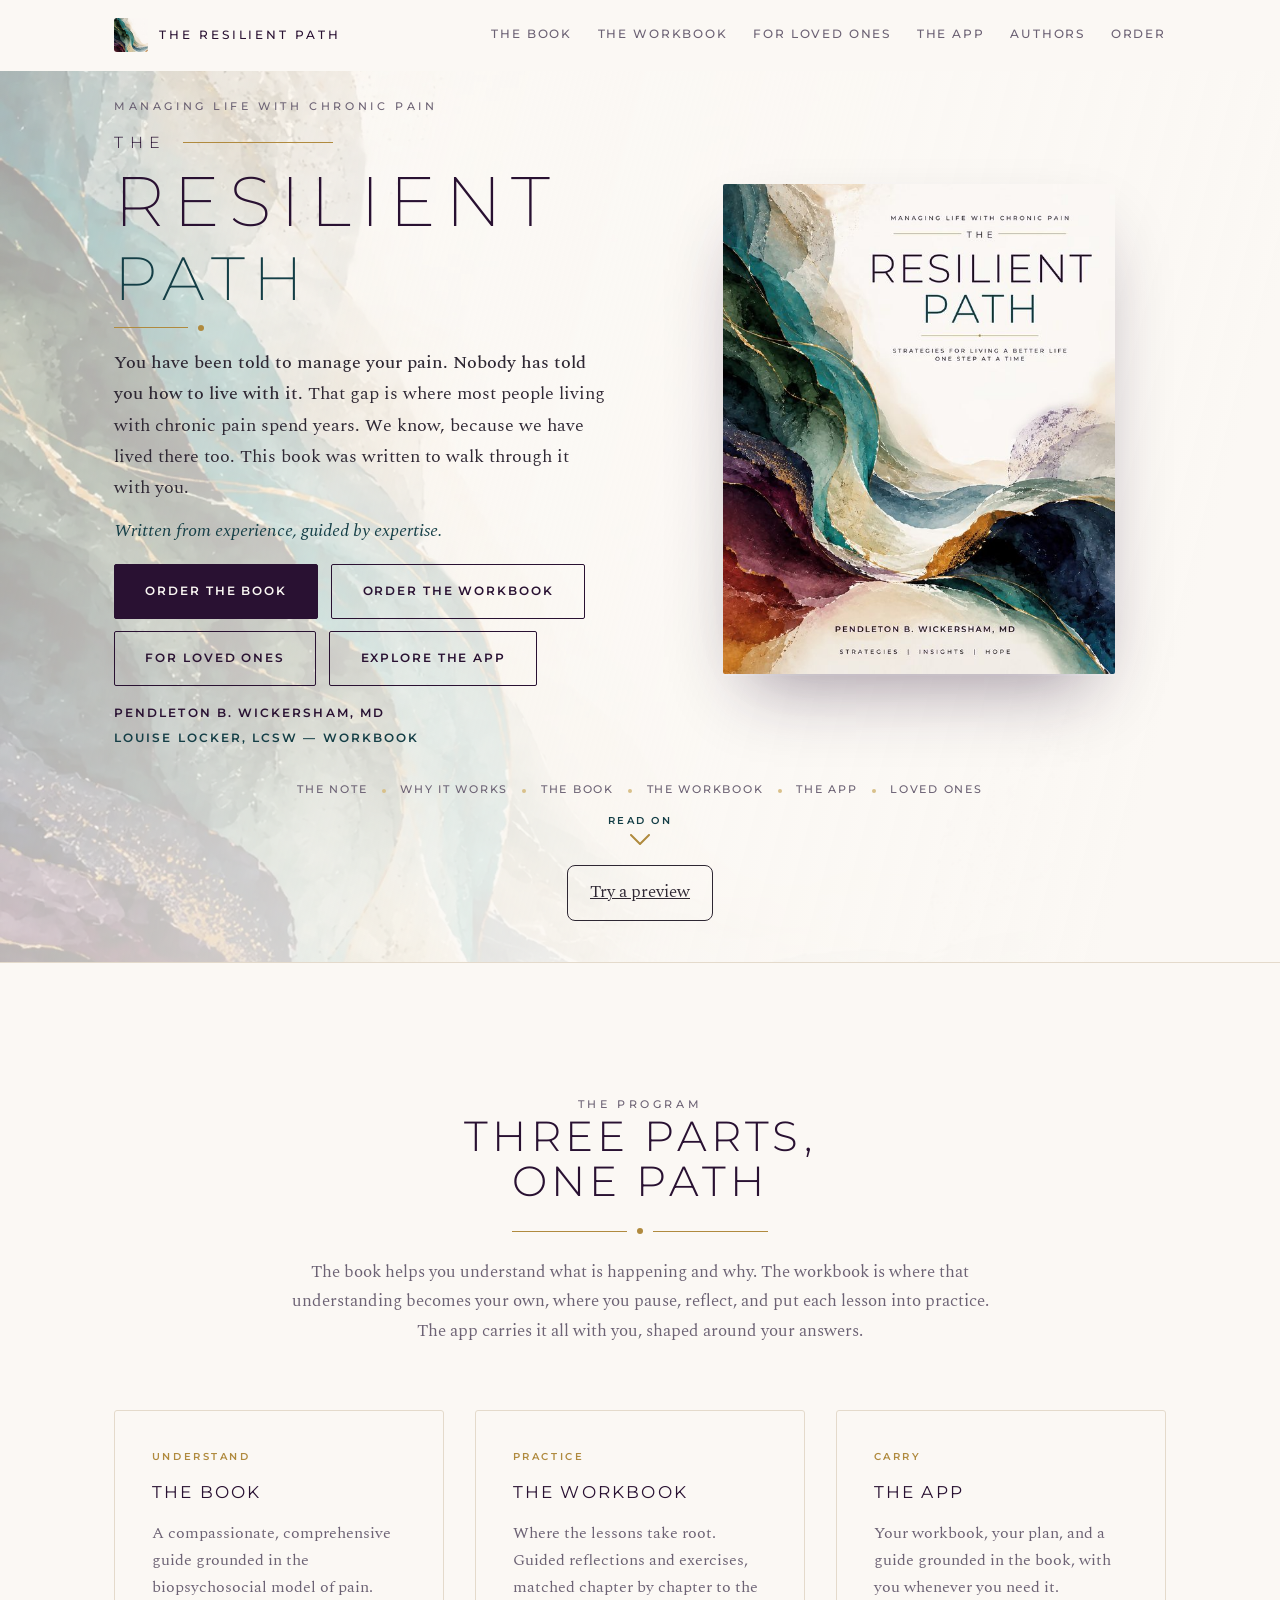
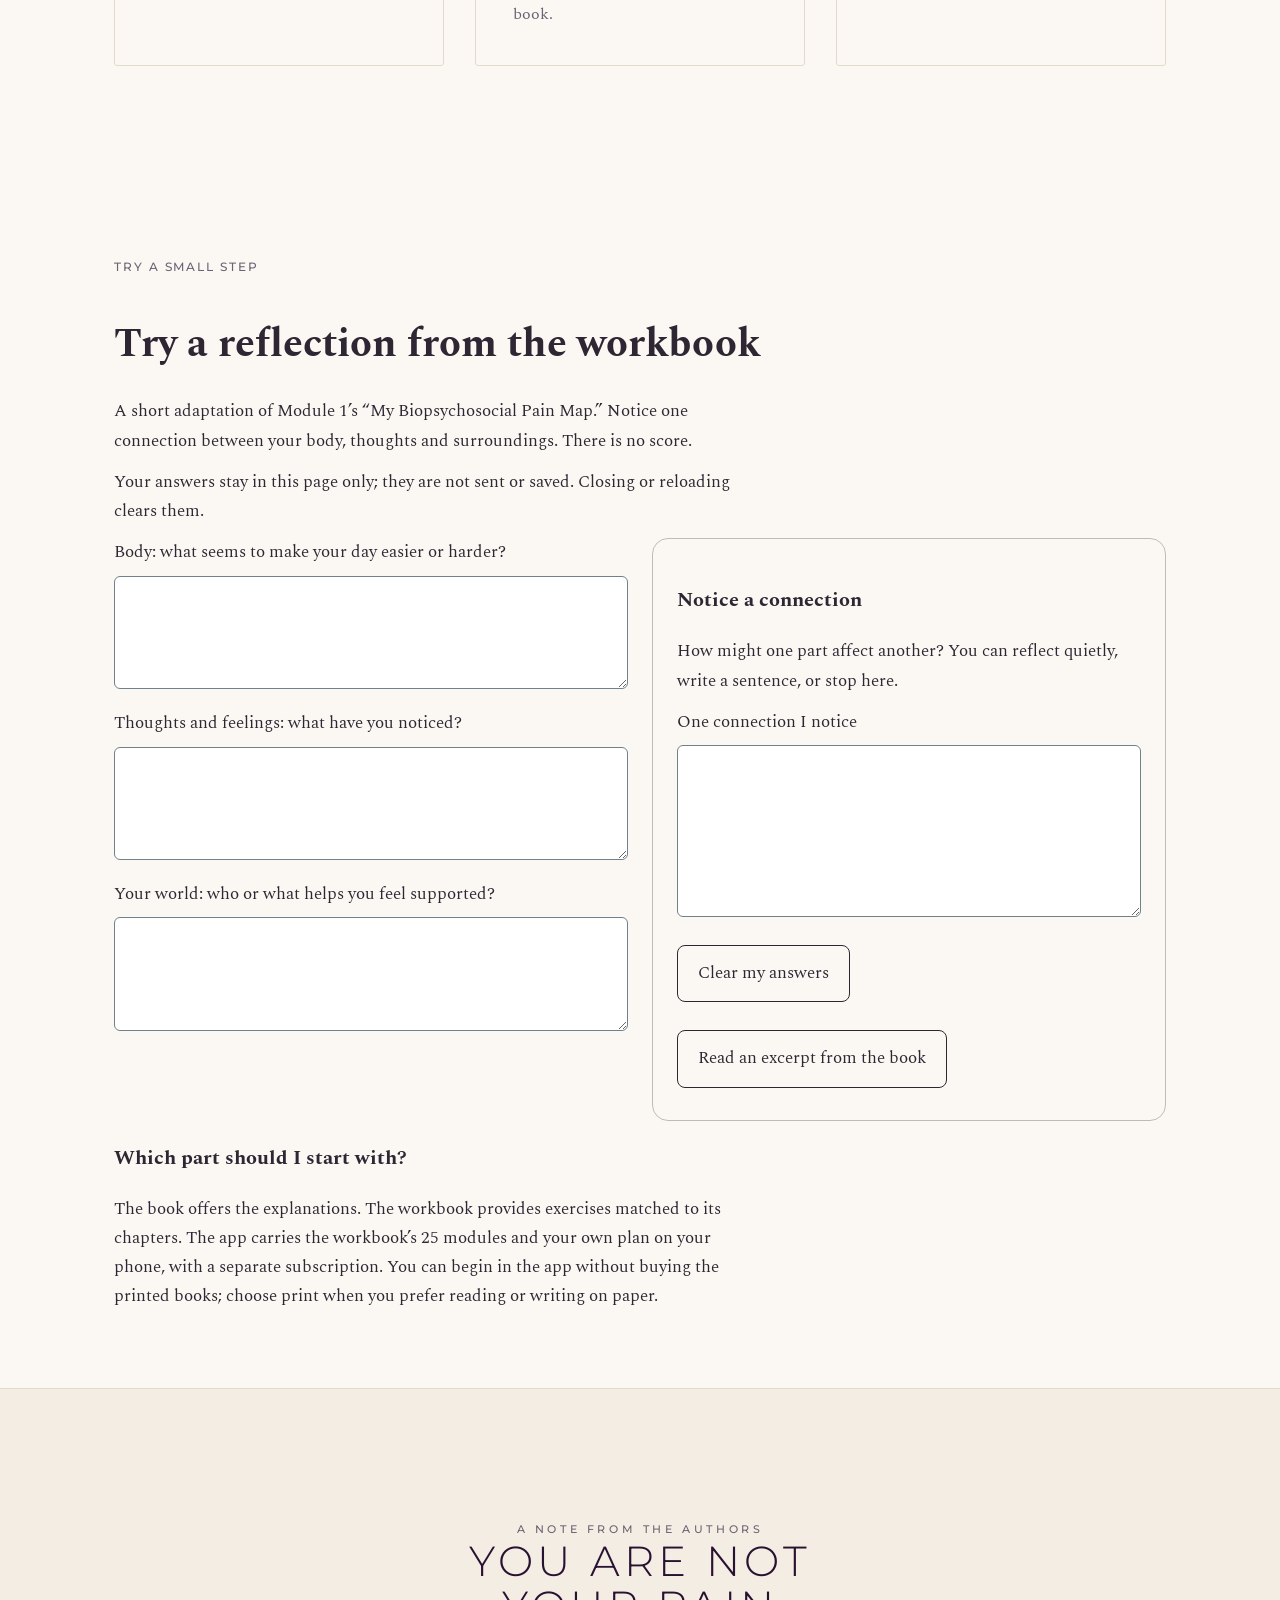
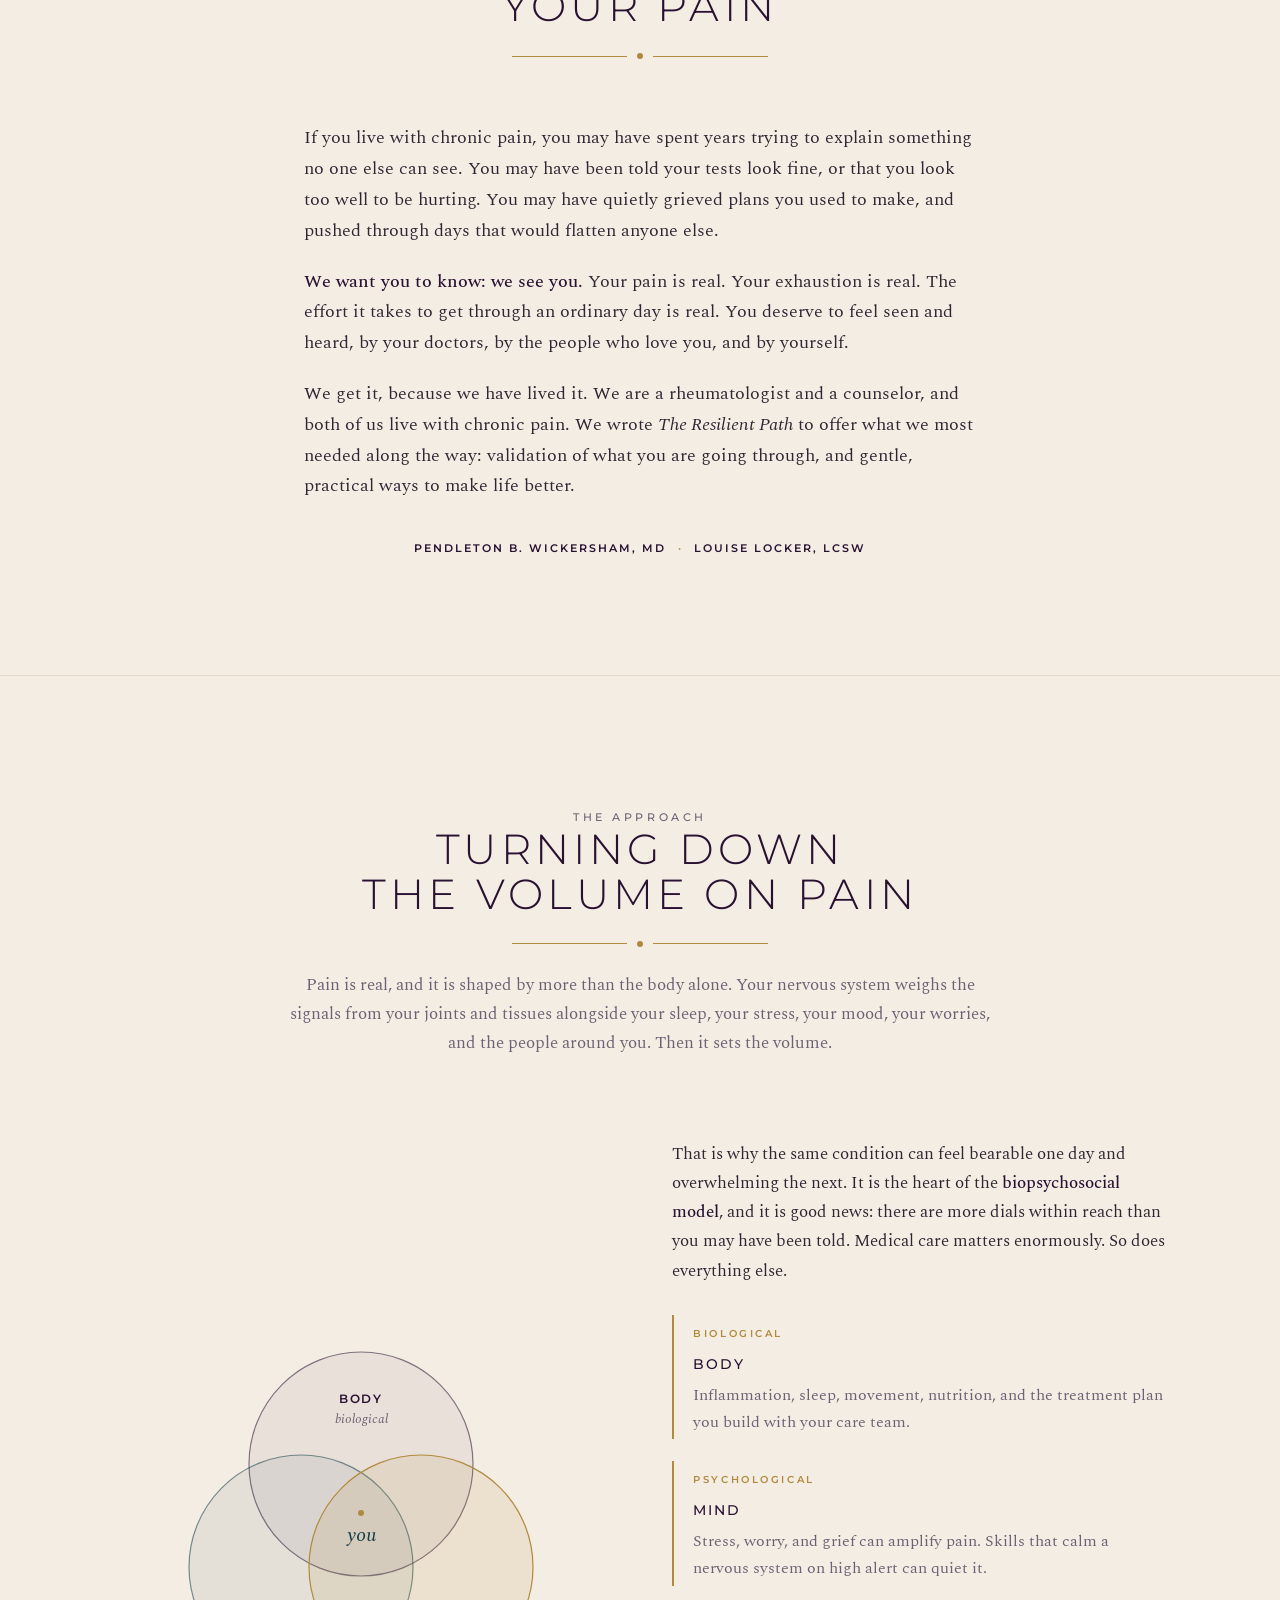
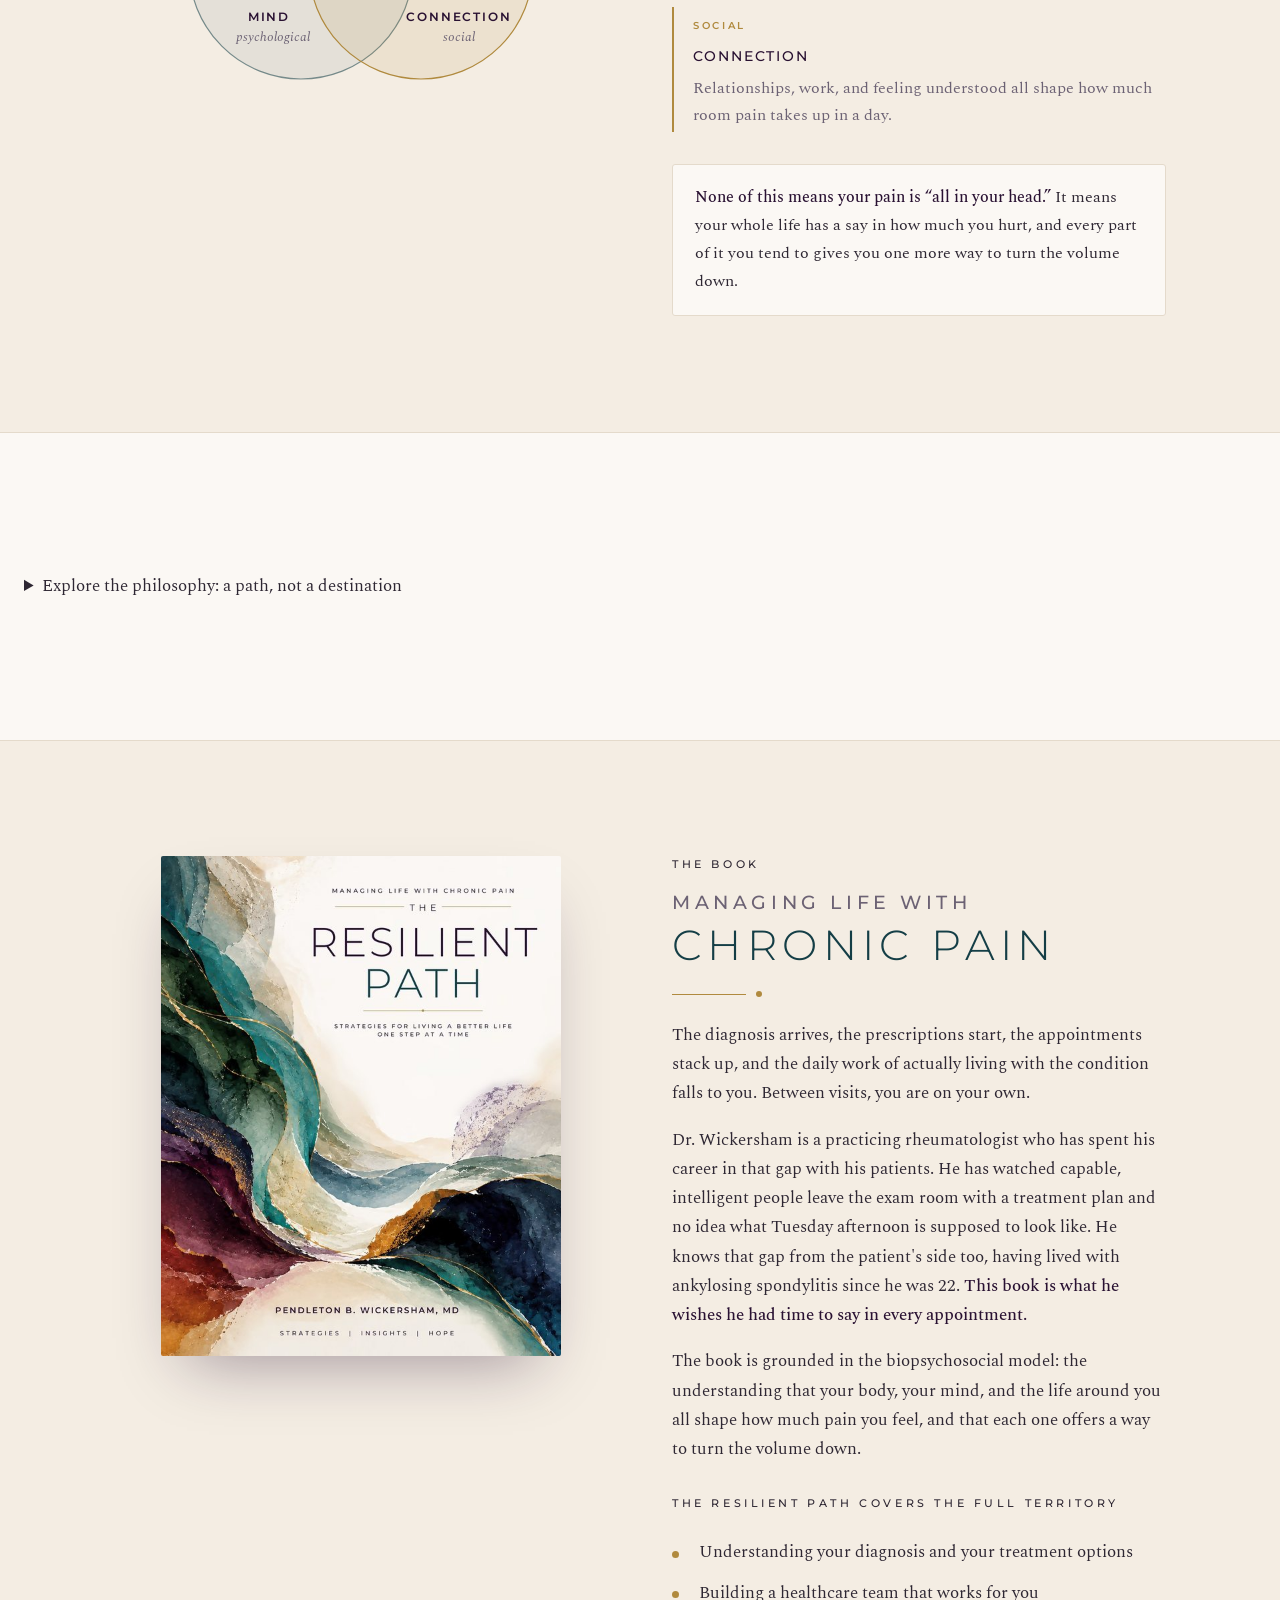
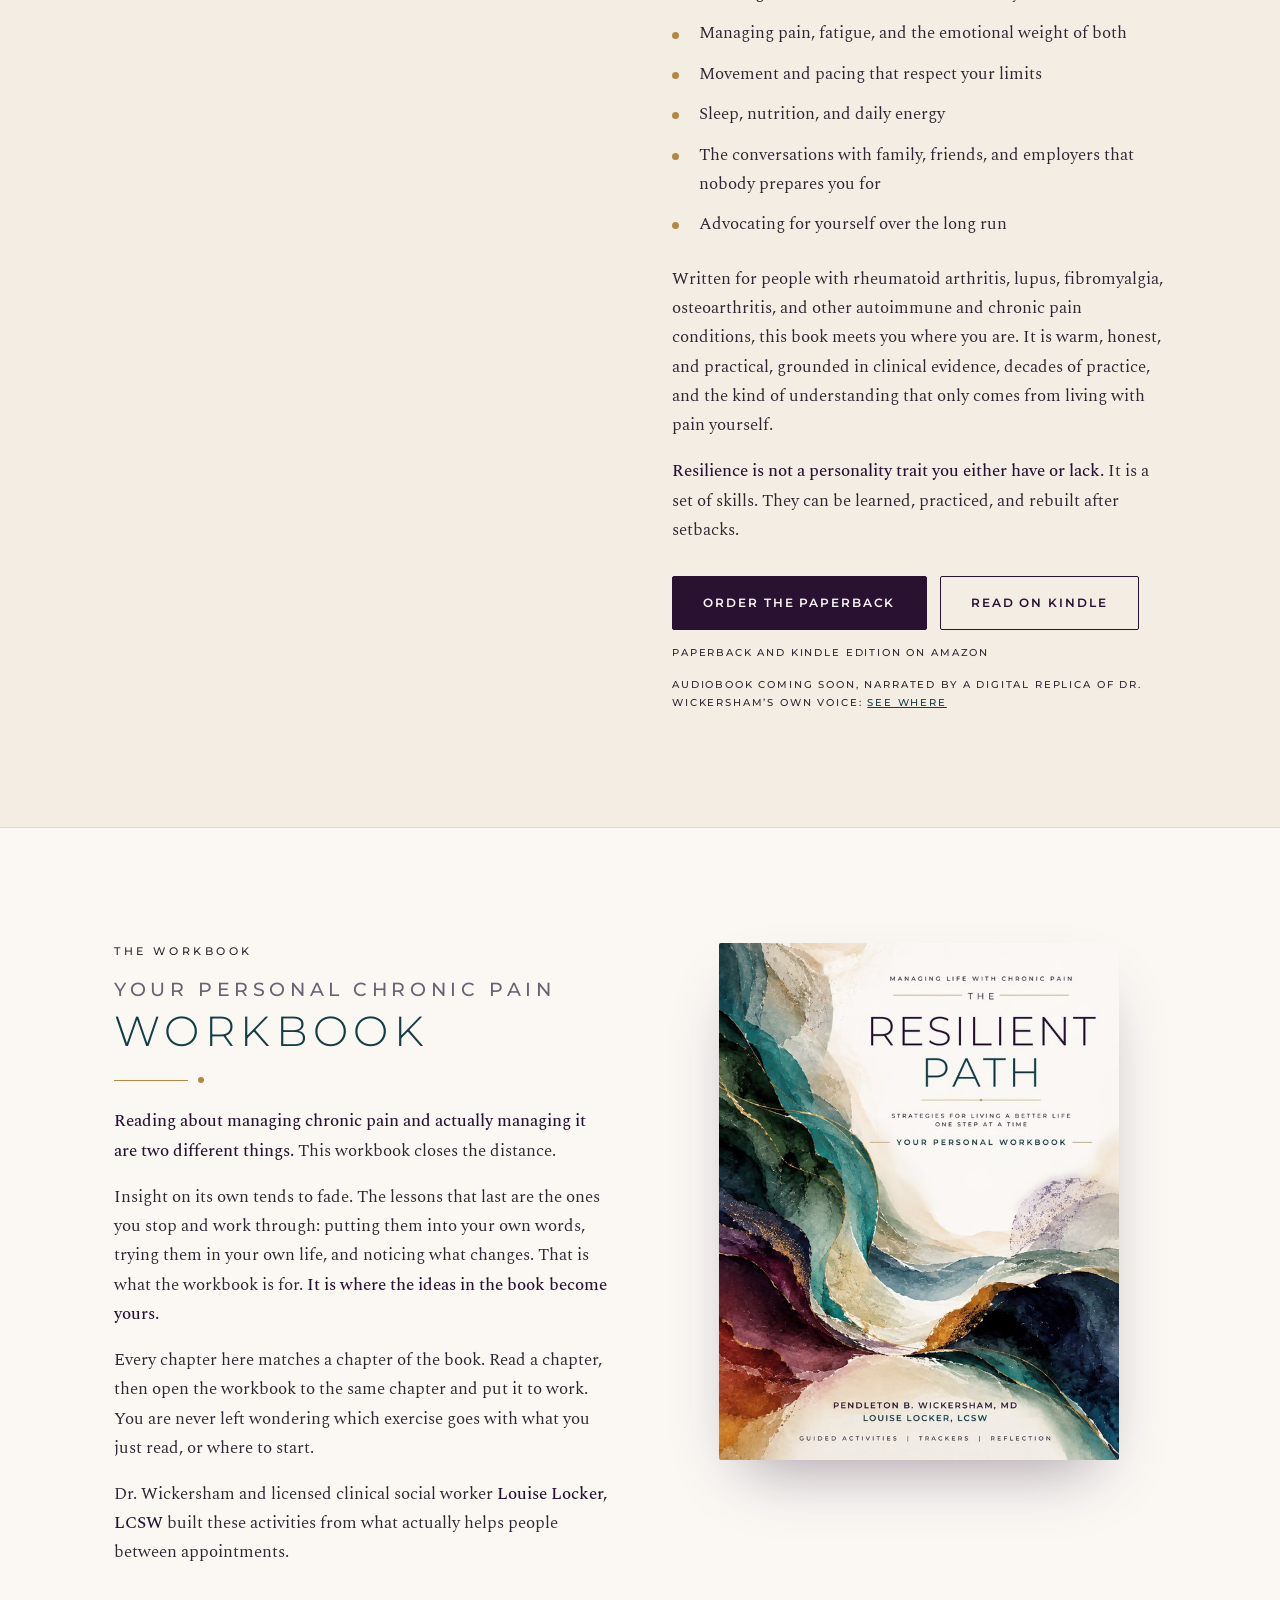
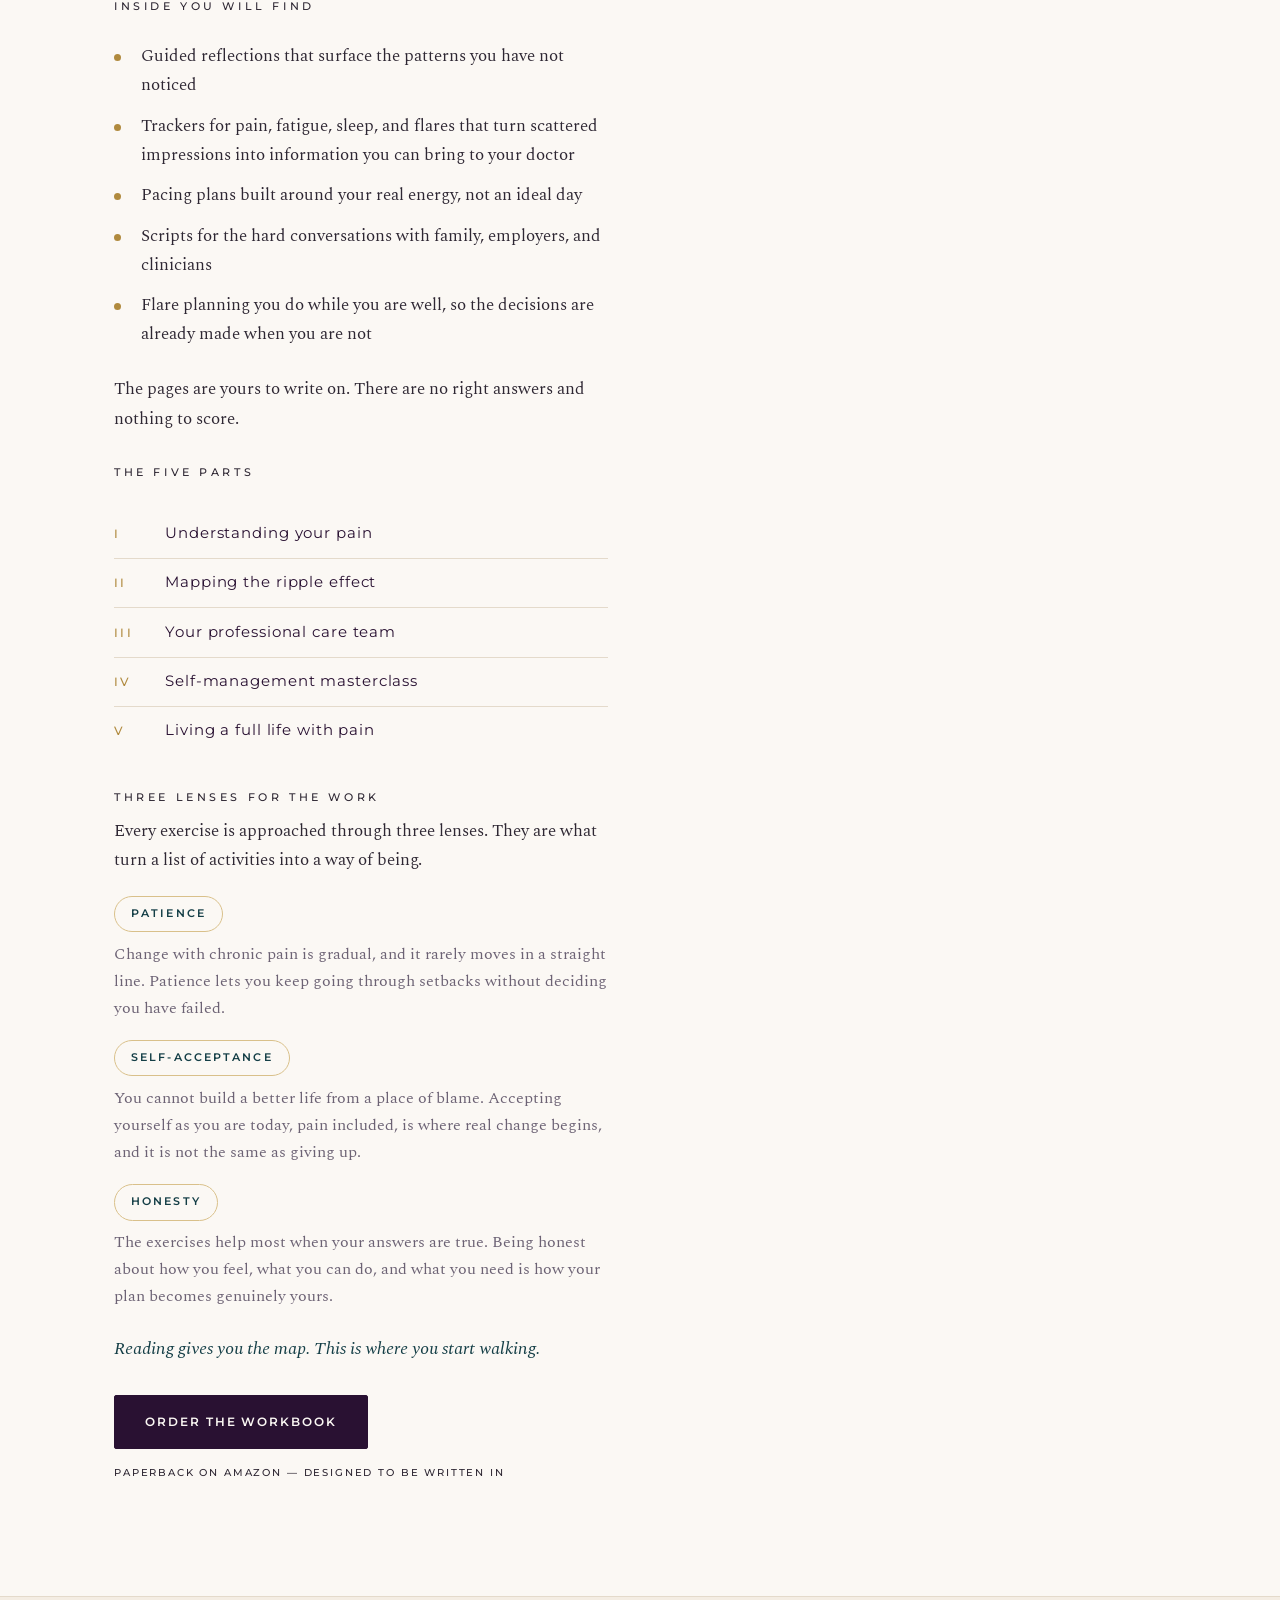
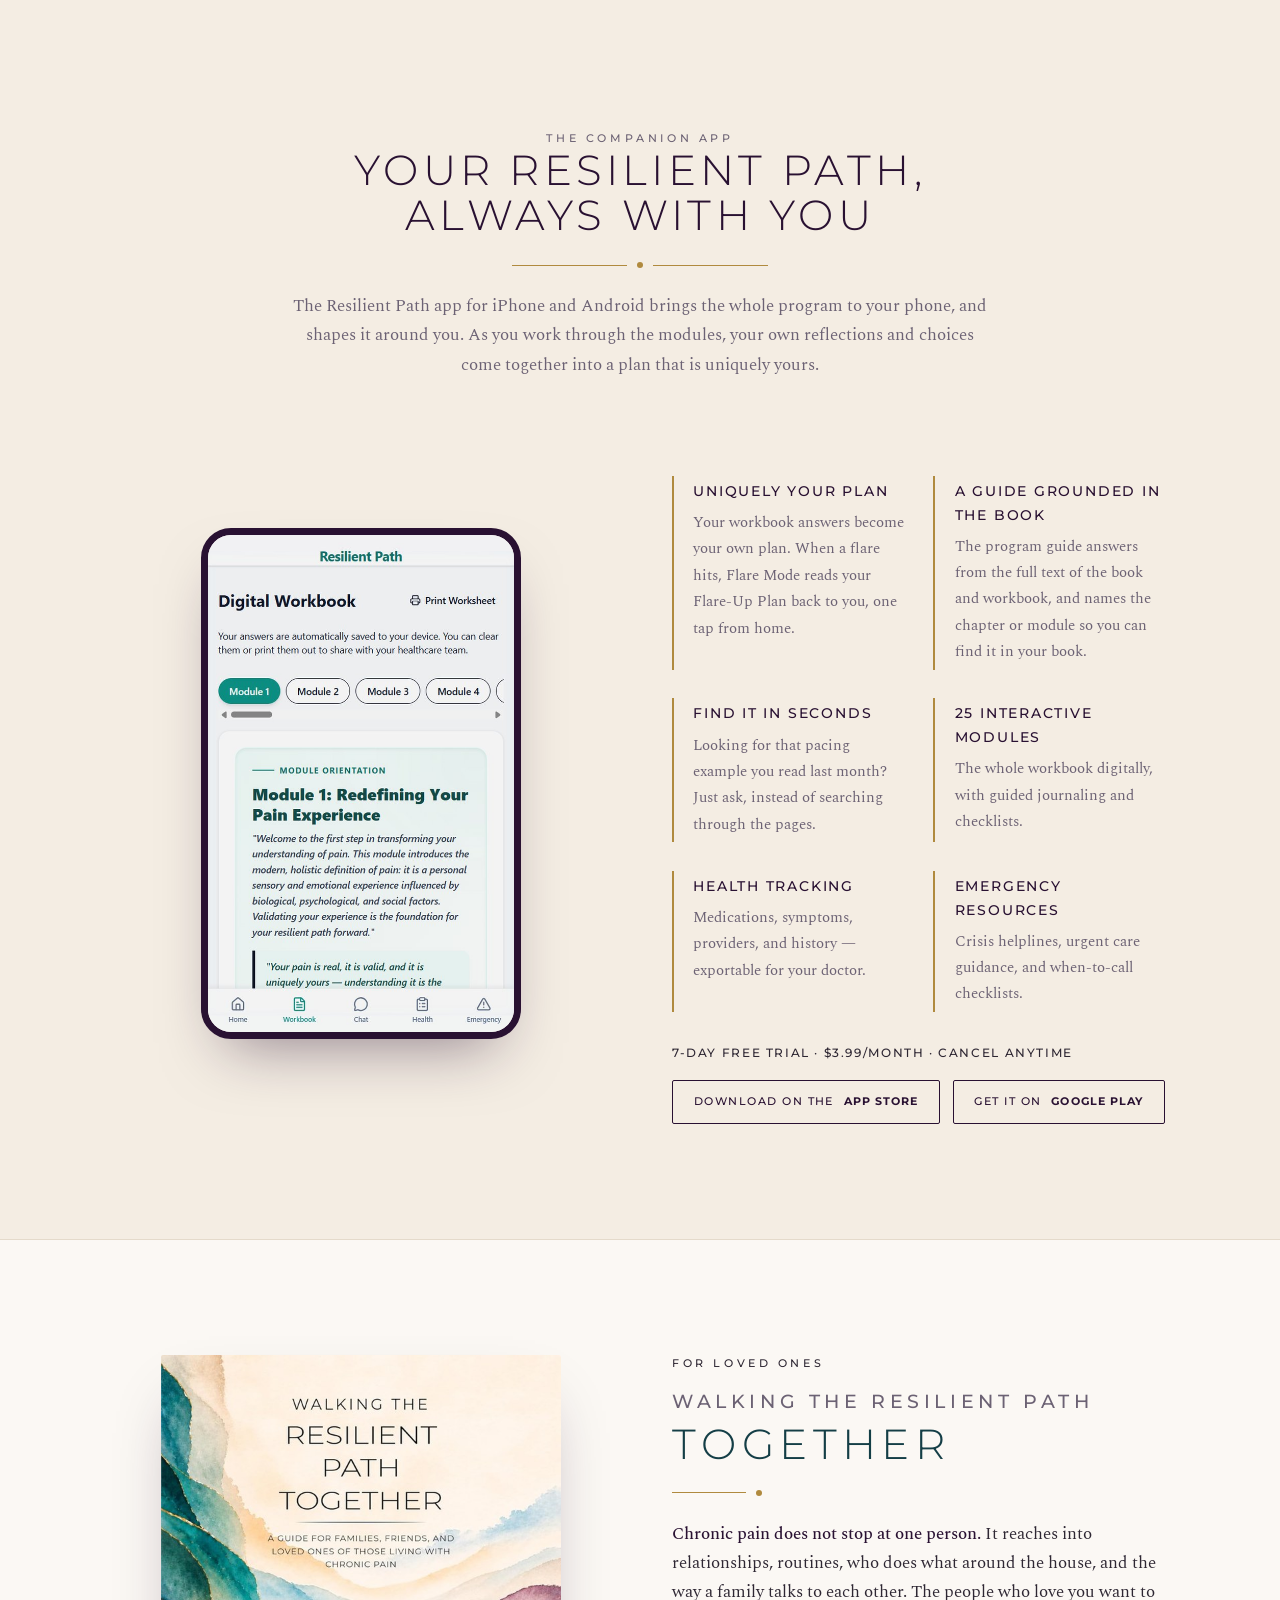
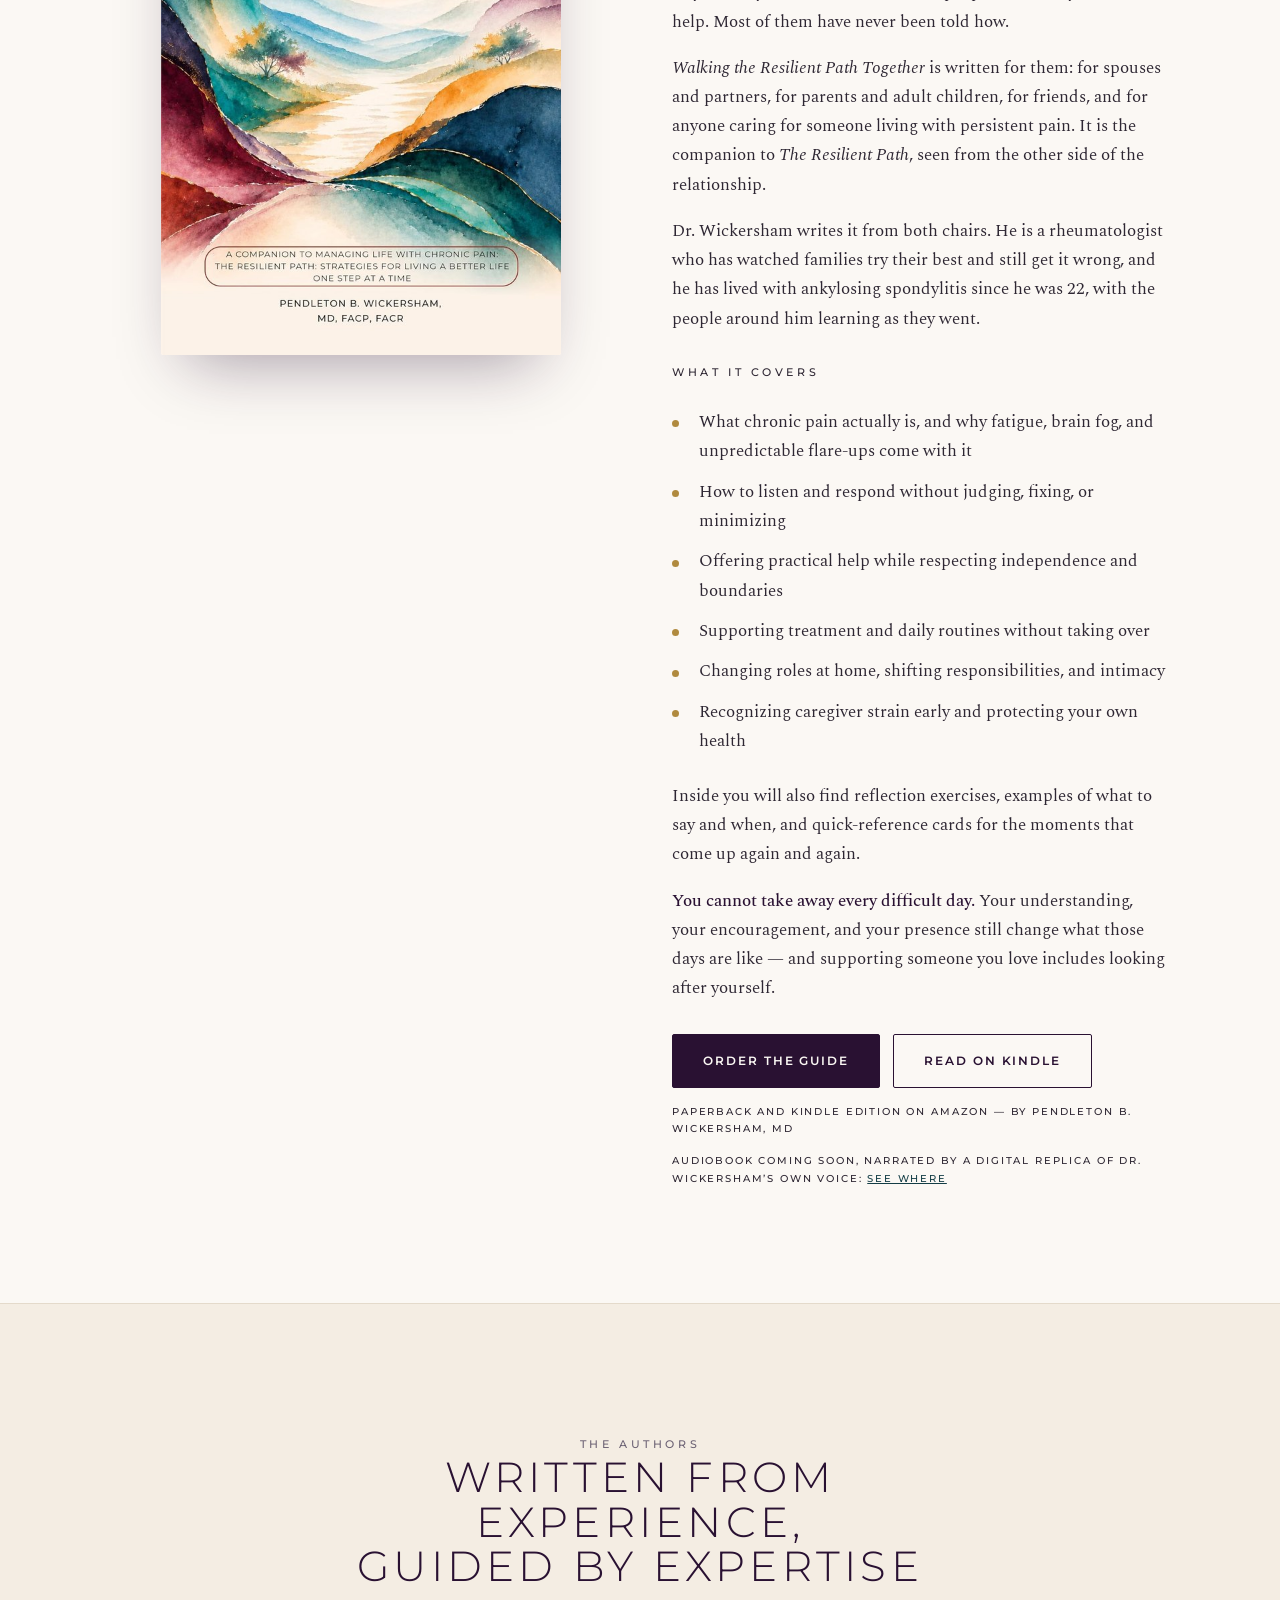
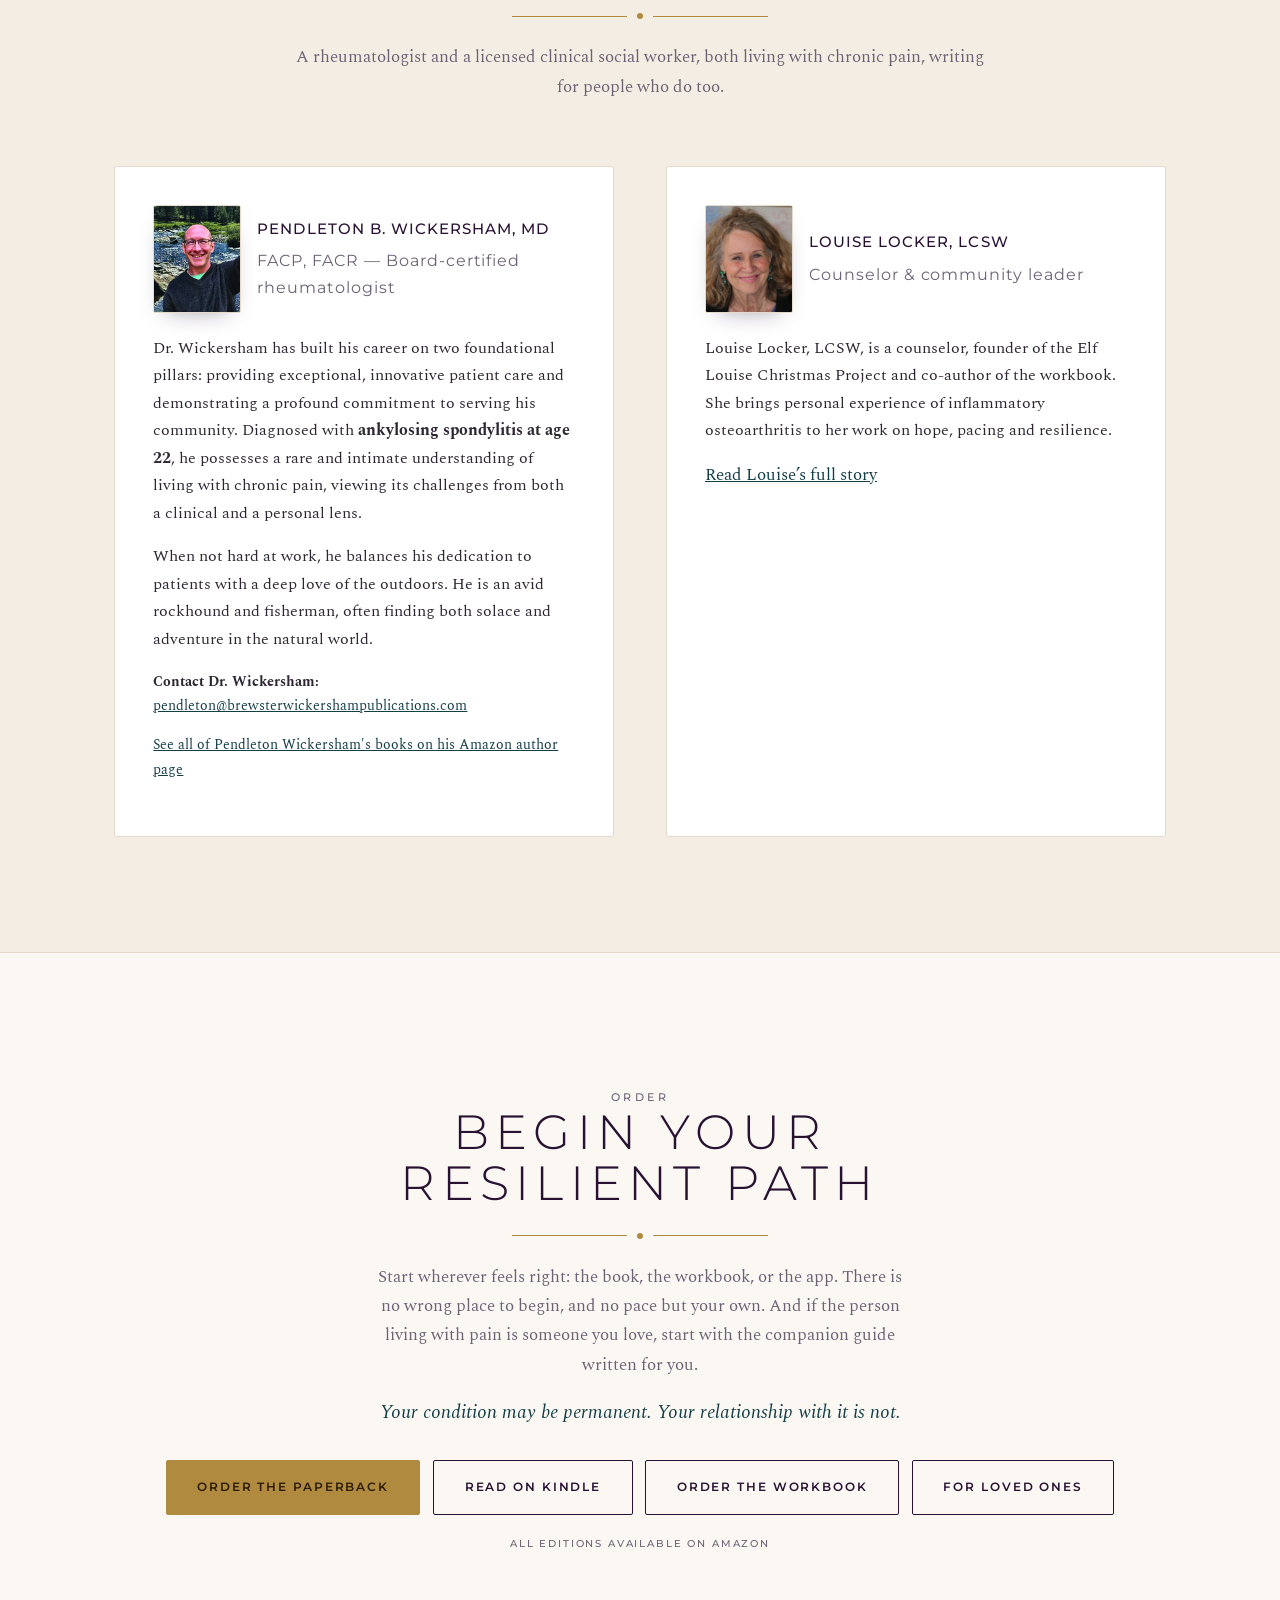
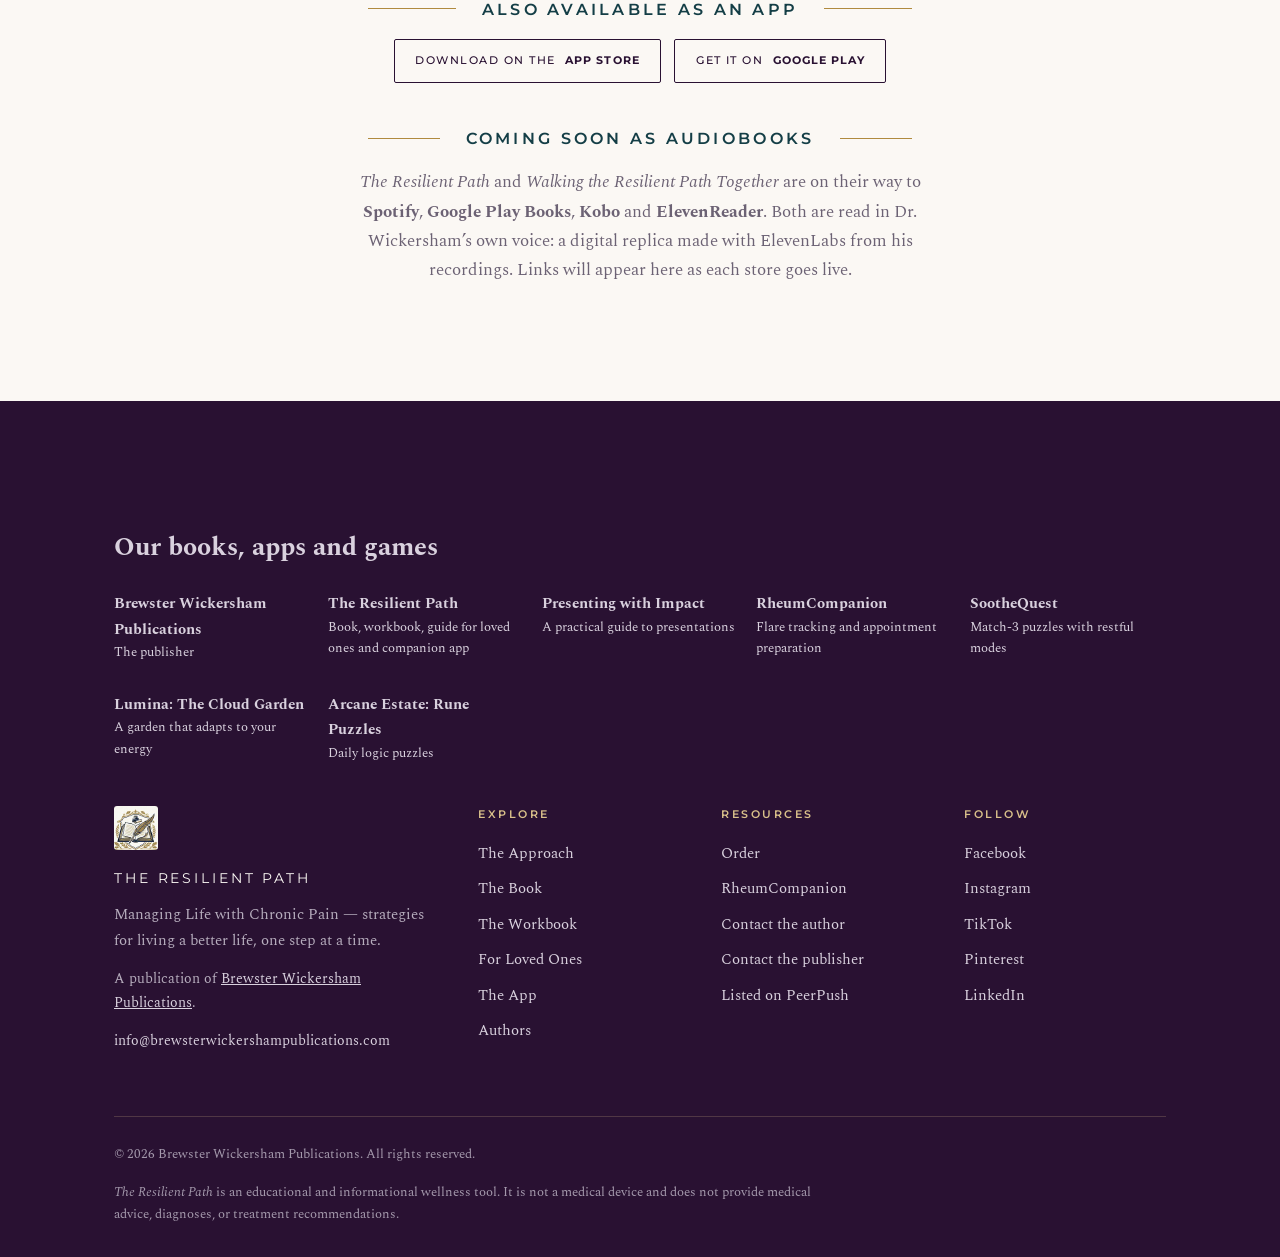
<file: index.html>
<!DOCTYPE html>

<html lang="en">
<head>
<meta charset="utf-8"/>
<meta content="width=device-width, initial-scale=1" name="viewport"/>
<title>The Resilient Path | Chronic Pain Book, Workbook &amp; App</title>
<meta content="A chronic pain book, workbook and app by rheumatologist Dr. Pendleton Wickersham and Louise Locker, LCSW, plus a companion guide for families and friends." name="description"/>
<meta content="Dr. Pendleton Wickersham, Louise Locker" name="author"/>
<meta content="index, follow, max-image-preview:large" name="robots"/>
<link href="https://theresilientpathbook.com/" rel="canonical"/>
<meta content="#291132" name="theme-color"/>
<meta content="website" property="og:type"/>
<meta content="The Resilient Path" property="og:site_name"/>
<meta content="en_US" property="og:locale"/>
<meta content="The Resilient Path — Managing Life with Chronic Pain" property="og:title"/>
<meta content="You have been told to manage your pain. Nobody has told you how to live with it. A book, workbook, and companion app from a rheumatologist who has spent his career in that gap with his patients." property="og:description"/>
<meta content="https://theresilientpathbook.com/" property="og:url"/>
<meta content="https://theresilientpathbook.com/images/og-image.jpg" property="og:image"/>
<meta content="https://theresilientpathbook.com/images/og-image.jpg" property="og:image:secure_url"/>
<meta content="image/jpeg" property="og:image:type"/>
<meta content="1200" property="og:image:width"/>
<meta content="630" property="og:image:height"/>
<meta content="Managing Life with Chronic Pain: The Resilient Path, by Pendleton B. Wickersham, MD" property="og:image:alt"/>
<meta content="summary_large_image" name="twitter:card"/>
<meta content="The Resilient Path — Managing Life with Chronic Pain" name="twitter:title"/>
<meta content="You have been told to manage your pain. Nobody has told you how to live with it. Book, workbook &amp; companion app." name="twitter:description"/>
<meta content="https://theresilientpathbook.com/images/og-image.jpg" name="twitter:image"/>
<meta content="Managing Life with Chronic Pain: The Resilient Path, by Pendleton B. Wickersham, MD" name="twitter:image:alt"/>
<!-- Structured data: tells search engines what the book, workbook, app, authors, and
     publisher are. Keep ISBNs, page counts, and Amazon URLs in step with the listings. -->
<script type="application/ld+json">
{
  "@context": "https://schema.org",
  "@graph": [
    {
      "@type": "WebSite",
      "@id": "https://theresilientpathbook.com/#website",
      "url": "https://theresilientpathbook.com/",
      "name": "The Resilient Path",
      "inLanguage": "en-US",
      "publisher": {
        "@id": "https://brewsterwickershampublications.com/#organization"
      }
    },
    {
      "@type": "WebPage",
      "@id": "https://theresilientpathbook.com/#webpage",
      "url": "https://theresilientpathbook.com/",
      "name": "The Resilient Path | Chronic Pain Book, Workbook & App",
      "description": "A chronic pain book, workbook and app by rheumatologist Dr. Pendleton Wickersham and Louise Locker, LCSW, plus a companion guide for families and friends.",
      "inLanguage": "en-US",
      "isPartOf": {
        "@id": "https://theresilientpathbook.com/#website"
      },
      "about": [
        {
          "@id": "https://theresilientpathbook.com/#book"
        },
        {
          "@id": "https://theresilientpathbook.com/#workbook"
        },
        {
          "@id": "https://theresilientpathbook.com/#together"
        },
        {
          "@id": "https://theresilientpathbook.com/#app"
        }
      ],
      "primaryImageOfPage": "https://theresilientpathbook.com/images/book-cover.jpg"
    },
    {
      "@type": "Organization",
      "@id": "https://brewsterwickershampublications.com/#organization",
      "name": "Brewster Wickersham Publications",
      "url": "https://brewsterwickershampublications.com/",
      "logo": "https://theresilientpathbook.com/images/bwp-logo.jpg",
      "email": "info@brewsterwickershampublications.com"
    },
    {
      "@type": "Person",
      "@id": "https://theresilientpathbook.com/#pendleton-wickersham",
      "name": "Pendleton B. Wickersham",
      "honorificSuffix": "MD, FACP, FACR",
      "jobTitle": "Board-certified rheumatologist",
      "description": "Practicing rheumatologist who has lived with ankylosing spondylitis since age 22.",
      "email": "pendleton@brewsterwickershampublications.com",
      "image": "https://theresilientpathbook.com/images/author-wickersham.jpg",
      "url": "https://theresilientpathbook.com/#authors",
      "sameAs": [
        "https://www.amazon.com/stores/author/B004TYIEZQ",
        "https://www.doximity.com/pub/pendleton-wickersham-md"
      ]
    },
    {
      "@type": "Person",
      "@id": "https://theresilientpathbook.com/#louise-locker",
      "name": "Louise Locker",
      "honorificSuffix": "LCSW",
      "jobTitle": "Licensed clinical social worker",
      "description": "Licensed counselor and life coach who led the Elf Louise Christmas Project in San Antonio for fifty years, named a Social Work Pioneer by the National Association of Social Workers in 2024, and lives with inflammatory osteoarthritis.",
      "image": "https://theresilientpathbook.com/images/author-locker.jpg",
      "url": "https://theresilientpathbook.com/#authors"
    },
    {
      "@type": "Book",
      "@id": "https://theresilientpathbook.com/#book",
      "name": "Managing Life with Chronic Pain: The Resilient Path",
      "alternateName": [
        "The Resilient Path",
        "Managing Life with Chronic Pain: The Resilient Path: Strategies for Living a Better Life One Step at a Time"
      ],
      "description": "A compassionate, practical guide to living with chronic pain, grounded in the biopsychosocial model, for people with rheumatoid arthritis, lupus, fibromyalgia, osteoarthritis, and other autoimmune and chronic pain conditions.",
      "url": "https://theresilientpathbook.com/#book",
      "image": "https://theresilientpathbook.com/images/book-cover.jpg",
      "author": {
        "@id": "https://theresilientpathbook.com/#pendleton-wickersham"
      },
      "publisher": {
        "@id": "https://brewsterwickershampublications.com/#organization"
      },
      "inLanguage": "en",
      "about": [
        "Chronic pain",
        "Pain management",
        "Rheumatoid arthritis",
        "Lupus",
        "Fibromyalgia",
        "Osteoarthritis"
      ],
      "workExample": [
        {
          "@type": "Book",
          "@id": "https://theresilientpathbook.com/#book-paperback",
          "bookFormat": "https://schema.org/Paperback",
          "isbn": "9798172274268",
          "identifier": {
            "@type": "PropertyValue",
            "propertyID": "ASIN",
            "value": "B0HJ1NMXLL"
          },
          "numberOfPages": 210,
          "datePublished": "2026-09-06",
          "inLanguage": "en",
          "url": "https://www.amazon.com/dp/B0HJ1NMXLL",
          "offers": {
            "@type": "Offer",
            "url": "https://www.amazon.com/dp/B0HJ1NMXLL"
          }
        },
        {
          "@type": "Book",
          "@id": "https://theresilientpathbook.com/#book-kindle",
          "bookFormat": "https://schema.org/EBook",
          "identifier": {
            "@type": "PropertyValue",
            "propertyID": "ASIN",
            "value": "B0HHKKSR3D"
          },
          "numberOfPages": 207,
          "datePublished": "2026-09-02",
          "inLanguage": "en",
          "url": "https://www.amazon.com/dp/B0HHKKSR3D",
          "offers": {
            "@type": "Offer",
            "url": "https://www.amazon.com/dp/B0HHKKSR3D"
          }
        }
      ]
    },
    {
      "@type": "Book",
      "@id": "https://theresilientpathbook.com/#workbook",
      "name": "The Resilient Path: Your Personal Workbook",
      "alternateName": "Managing Life with Chronic Pain: The Resilient Path: Strategies for Living a Better Life One Step at a Time, Your Personal Workbook",
      "description": "The companion workbook to Managing Life with Chronic Pain: The Resilient Path, matched chapter by chapter to the book, with guided reflections, symptom and flare trackers, pacing plans, and flare planning.",
      "url": "https://theresilientpathbook.com/#workbook",
      "image": "https://theresilientpathbook.com/images/workbook-cover.jpg",
      "author": [
        {
          "@id": "https://theresilientpathbook.com/#pendleton-wickersham"
        },
        {
          "@id": "https://theresilientpathbook.com/#louise-locker"
        }
      ],
      "publisher": {
        "@id": "https://brewsterwickershampublications.com/#organization"
      },
      "inLanguage": "en",
      "isBasedOn": {
        "@id": "https://theresilientpathbook.com/#book"
      },
      "workExample": {
        "@type": "Book",
        "@id": "https://theresilientpathbook.com/#workbook-paperback",
        "bookFormat": "https://schema.org/Paperback",
        "isbn": "9798171021085",
        "identifier": {
          "@type": "PropertyValue",
          "propertyID": "ASIN",
          "value": "B0HHLCSVBJ"
        },
        "numberOfPages": 104,
        "datePublished": "2026-08-31",
        "inLanguage": "en",
        "url": "https://www.amazon.com/dp/B0HHLCSVBJ",
        "offers": {
          "@type": "Offer",
          "url": "https://www.amazon.com/dp/B0HHLCSVBJ"
        }
      }
    },
    {
      "@type": "Book",
      "@id": "https://theresilientpathbook.com/#together",
      "name": "Walking the Resilient Path Together: A Guide for Families, Friends, and Loved Ones of Those Living with Chronic Pain",
      "alternateName": "Walking the Resilient Path Together",
      "description": "A practical, compassionate guide for the spouses, partners, family members, friends, and caregivers of someone living with chronic pain: understanding invisible symptoms, communicating with empathy, offering help without taking over, changing family roles, and preventing caregiver burnout.",
      "url": "https://theresilientpathbook.com/#together",
      "image": "https://theresilientpathbook.com/images/together-cover.jpg",
      "author": {
        "@id": "https://theresilientpathbook.com/#pendleton-wickersham"
      },
      "publisher": {
        "@id": "https://brewsterwickershampublications.com/#organization"
      },
      "inLanguage": "en",
      "datePublished": "2026-11-22",
      "isBasedOn": {
        "@id": "https://theresilientpathbook.com/#book"
      },
      "workExample": [
        {
          "@type": "Book",
          "@id": "https://theresilientpathbook.com/#together-paperback",
          "bookFormat": "https://schema.org/Paperback",
          "isbn": "9798144650144",
          "identifier": {
            "@type": "PropertyValue",
            "propertyID": "ASIN",
            "value": "B0HSKXMQF6"
          },
          "numberOfPages": 76,
          "datePublished": "2026-11-22",
          "inLanguage": "en",
          "url": "https://www.amazon.com/dp/B0HSKXMQF6",
          "offers": {
            "@type": "Offer",
            "url": "https://www.amazon.com/dp/B0HSKXMQF6",
            "price": "6.99",
            "priceCurrency": "USD"
          }
        },
        {
          "@type": "Book",
          "@id": "https://theresilientpathbook.com/#together-kindle",
          "bookFormat": "https://schema.org/EBook",
          "identifier": {
            "@type": "PropertyValue",
            "propertyID": "ASIN",
            "value": "B0HSKSR4XL"
          },
          "numberOfPages": 81,
          "datePublished": "2026-11-22",
          "inLanguage": "en",
          "url": "https://www.amazon.com/dp/B0HSKSR4XL",
          "offers": {
            "@type": "Offer",
            "url": "https://www.amazon.com/dp/B0HSKSR4XL",
            "price": "2.99",
            "priceCurrency": "USD"
          }
        }
      ]
    },
    {
      "@type": "MobileApplication",
      "@id": "https://theresilientpathbook.com/#app",
      "name": "Resilient Path",
      "description": "The companion app to The Resilient Path: the full workbook as 25 interactive modules, a personal flare-up plan, health tracking, and a program guide grounded in the book.",
      "url": "https://theresilientpathbook.com/#app",
      "image": "https://theresilientpathbook.com/images/app-screenshot.jpg",
      "operatingSystem": "iOS, Android",
      "applicationCategory": "HealthApplication",
      "isBasedOn": [
        {
          "@id": "https://theresilientpathbook.com/#book"
        },
        {
          "@id": "https://theresilientpathbook.com/#workbook"
        }
      ],
      "installUrl": [
        "https://apps.apple.com/us/app/resilient-path/id6762085688",
        "https://play.google.com/store/apps/details?id=resilient.path.app"
      ],
      "offers": {
        "@type": "Offer",
        "price": "0",
        "priceCurrency": "USD"
      }
    }
  ]
}
</script>
<link href="/favicon.ico" rel="icon" sizes="any"/>
<link href="/images/mark.jpg" rel="icon" type="image/jpeg"/>
<link href="/apple-touch-icon.png" rel="apple-touch-icon"/>
<link href="https://fonts.googleapis.com" rel="preconnect"/>
<link crossorigin="" href="https://fonts.gstatic.com" rel="preconnect"/>
<!-- Fonts load without blocking the first paint; text shows in the fallback face, then swaps. -->
<link as="style" href="https://fonts.googleapis.com/css2?family=Montserrat:wght@200..700&amp;family=Spectral:ital,wght@0,400;0,500;1,400&amp;display=swap" rel="preload"/>
<link href="https://fonts.googleapis.com/css2?family=Montserrat:wght@200..700&amp;family=Spectral:ital,wght@0,400;0,500;1,400&amp;display=swap" media="print" onload="this.media='all'" rel="stylesheet"/>
<noscript><link href="https://fonts.googleapis.com/css2?family=Montserrat:wght@200..700&amp;family=Spectral:ital,wght@0,400;0,500;1,400&amp;display=swap" rel="stylesheet"/></noscript>
<style>
/* ============================================================
   Palette sampled directly from the printed covers.
   ============================================================ */
:root{
  --cream:#FBF8F4;
  --cream-deep:#F4EDE3;
  --aubergine:#291132;
  --teal:#143E46;
  --gold:#B08A3E;
  --gold-soft:#D9C08A;
  --burgundy:#7B2D43;
  --navy:#22304F;
  --ink:#2E2733;
  --ink-soft:#6C6274;
  --rule:#E4DACB;
  --display:'Montserrat',system-ui,sans-serif;
  --body:'Spectral',Georgia,serif;
  --wrap:1180px;
  --gut:clamp(20px,5vw,64px);
}
*{box-sizing:border-box}
html{scroll-behavior:smooth}
@media (prefers-reduced-motion:reduce){
  html{scroll-behavior:auto}
  *,*::before,*::after{animation-duration:.01ms!important;animation-iteration-count:1!important;transition-duration:.01ms!important}
}
body{
  margin:0;background:var(--cream);color:var(--ink);
  font-family:var(--body);font-size:1.0625rem;line-height:1.72;
  -webkit-font-smoothing:antialiased;
}
img{max-width:100%;display:block;height:auto}
a{color:var(--teal)}
.wrap{max-width:var(--wrap);margin:0 auto;padding-inline:var(--gut)}

/* ---------- the cover's type voice ---------- */
.display{
  font-family:var(--display);font-weight:300;
  letter-spacing:.13em;text-transform:uppercase;
  color:var(--aubergine);line-height:1.06;margin:0;
}
.eyebrow{
  font-family:var(--display);font-weight:500;font-size:.66rem;
  letter-spacing:.34em;text-transform:uppercase;color:var(--ink-soft);
  margin:0 0 1.1rem;
}

/* ---------- signature: the gold rule with its centre dot ---------- */
.rule{display:flex;align-items:center;justify-content:center;gap:.6rem;margin:1.5rem 0}
.rule::before,.rule::after{content:"";height:1px;background:var(--gold);flex:0 0 clamp(46px,9vw,120px)}
.rule i{width:6px;height:6px;border-radius:50%;background:var(--gold);display:block}
.rule--left{justify-content:flex-start}
.rule--left::after{display:none}
.rule--left::before{flex-basis:74px}

/* ---------- flanked label, as on the workbook cover ---------- */
.flank{display:flex;align-items:center;gap:clamp(12px,2.4vw,26px);justify-content:center}
.flank::before,.flank::after{content:"";height:1px;background:var(--gold);flex:1 1 auto;max-width:120px}
.flank span{
  font-family:var(--display);font-weight:600;color:var(--teal);
  letter-spacing:.2em;text-transform:uppercase;font-size:clamp(.78rem,1.7vw,1.02rem);
  white-space:nowrap;
}

/* ============================ nav ============================ */
.nav{
  position:sticky;top:0;z-index:60;
  background:rgba(251,248,244,.9);backdrop-filter:blur(12px);
  border-bottom:1px solid transparent;transition:border-color .3s,box-shadow .3s;
}
.nav.is-stuck{border-bottom-color:var(--rule);box-shadow:0 6px 26px rgba(41,17,50,.05)}
.nav__in{display:flex;align-items:center;gap:1.4rem;height:70px}
.brand{display:flex;align-items:center;gap:.7rem;text-decoration:none;margin-right:auto}
.brand img{width:34px;height:34px;border-radius:3px;object-fit:cover}
.brand b{
  font-family:var(--display);font-weight:500;font-size:.76rem;letter-spacing:.24em;
  text-transform:uppercase;color:var(--aubergine);
}
.nav__links{display:flex;gap:1.6rem;align-items:center}
.nav__links a{
  font-family:var(--display);font-size:.72rem;font-weight:500;letter-spacing:.16em;
  text-transform:uppercase;color:var(--ink-soft);text-decoration:none;
  padding:.35rem 0;border-bottom:1px solid transparent;transition:color .2s,border-color .2s;
}
.nav__links a:hover,.nav__links a:focus-visible{color:var(--aubergine);border-bottom-color:var(--gold)}
.nav__toggle{display:none;background:none;border:0;padding:.5rem;cursor:pointer}
.nav__toggle span{display:block;width:22px;height:1.5px;background:var(--aubergine);margin:5px 0}

/* ============================ buttons ============================ */
.btn{
  display:inline-flex;align-items:center;justify-content:center;gap:.55rem;
  font-family:var(--display);font-size:.74rem;font-weight:600;letter-spacing:.16em;
  text-transform:uppercase;text-decoration:none;
  padding:1rem 1.9rem;border:1px solid var(--aubergine);border-radius:2px;
  background:var(--aubergine);color:var(--cream);cursor:pointer;
  transition:background .22s,color .22s,border-color .22s,transform .22s;
}
.btn:hover,.btn:focus-visible{background:var(--teal);border-color:var(--teal);transform:translateY(-2px)}
.btn--ghost{background:transparent;color:var(--aubergine)}
.btn--ghost:hover,.btn--ghost:focus-visible{background:var(--aubergine);color:var(--cream)}
.btn--gold{background:var(--gold);border-color:var(--gold);color:#2A1B04}
.btn--gold:hover,.btn--gold:focus-visible{background:#9B7730;border-color:#9B7730;color:#fff}
.btn[aria-disabled="true"]{
  background:transparent;color:var(--ink-soft);border-color:var(--rule);
  cursor:default;pointer-events:none;
}
.btns{display:flex;flex-wrap:wrap;gap:.8rem;margin-top:1.9rem}
:focus-visible{outline:2px solid var(--gold);outline-offset:3px}

/* the small line under a set of order buttons */
.fmt-note{
  font-family:var(--display);font-size:.64rem;font-weight:500;letter-spacing:.18em;
  text-transform:uppercase;color:var(--ink-soft);margin:.9rem 0 0;
}

/* ============================ hero ============================ */
/* The hero is deliberately kept shorter than the viewport so the section
   below it is always cut off by the fold — the cue that there is more page. */
.hero{position:relative;overflow:hidden;padding:clamp(1.4rem,3svh,2.4rem) 0 clamp(1.2rem,2.4svh,2rem)}
.hero__wash{
  position:absolute;inset:0;z-index:0;
  background:url('images/wash.jpg') center 22%/cover no-repeat;
  /* WebP where the browser takes it (145 KB vs 357 KB); older browsers skip this line */
  background-image:image-set(url('images/wash.webp') type('image/webp'),url('images/wash.jpg') type('image/jpeg'));
  opacity:.5;
}
.hero__veil{
  position:absolute;inset:0;z-index:1;
  background:linear-gradient(105deg,rgba(251,248,244,.30) 0%,rgba(251,248,244,.66) 34%,rgba(251,248,244,.94) 60%,var(--cream) 88%);
}
.hero__in{position:relative;z-index:2;display:grid;grid-template-columns:1fr 1fr;gap:clamp(2rem,5vw,4.5rem);align-items:center}
/* the h1 carries the full title for search engines; each line keeps its own style */
.hero__title{margin:0;font-size:inherit;font-weight:inherit}
.hero__title .eyebrow,.hero__title .display{display:block}
.hero__copy .display{font-size:clamp(2.2rem,min(6.4vw,9svh),4.4rem);font-weight:200}
.hero__copy .display em{
  display:block;font-style:normal;color:var(--teal);
  font-size:.86em;margin-top:.12em;letter-spacing:.14em;
}
.hero__the{
  display:flex;align-items:center;gap:1rem;margin-bottom:.5rem;
  font-family:var(--display);font-weight:300;letter-spacing:.42em;
  text-transform:uppercase;color:var(--aubergine);font-size:clamp(.8rem,1.8vw,1rem);
}
.hero__the::after{content:"";height:1px;background:var(--gold);flex:1 1 auto;max-width:150px}
.hero__lede{font-size:clamp(1.02rem,2.7svh,1.14rem);color:var(--ink);max-width:31rem;margin:clamp(.8rem,1.8svh,1.2rem) 0 0}
.hero .eyebrow{margin-bottom:clamp(.5rem,1.4svh,.8rem)}
.hero .rule{margin:clamp(.6rem,1.6svh,1rem) 0}
.hero .btns{margin-top:clamp(.9rem,2svh,1.4rem)}
.hero__by{
  font-family:var(--display);font-size:.72rem;font-weight:600;letter-spacing:.18em;
  text-transform:uppercase;color:var(--aubergine);margin-top:clamp(.9rem,2svh,1.4rem);
}
.hero__by span{display:block;color:var(--teal);margin-top:.35rem}
/* on a short screen the two credits share one line, to save the height */
@media (max-height:800px) and (min-width:901px){
  .hero__by span{display:inline;margin-top:0}
  .hero__by span::before{content:" · "}
}
.hero__motto{font-style:italic;color:var(--teal);font-size:clamp(1.02rem,2.7svh,1.14rem);margin:clamp(.5rem,1.4svh,.7rem) 0 0}

/* ---------- what lies below: the strip and the scroll cue ---------- */
.hero__foot{position:relative;z-index:2;margin-top:clamp(.8rem,2.2svh,2.1rem)}
.teaser{display:flex;flex-wrap:wrap;align-items:center;justify-content:center;gap:.55rem .9rem;margin:0}
.teaser a{
  font-family:var(--display);font-size:.68rem;font-weight:500;letter-spacing:.16em;
  text-transform:uppercase;color:var(--ink-soft);text-decoration:none;
  padding-bottom:.15rem;border-bottom:1px solid transparent;
  transition:color .2s,border-color .2s;
}
.teaser a:hover,.teaser a:focus-visible{color:var(--aubergine);border-bottom-color:var(--gold)}
.teaser i{width:4px;height:4px;border-radius:50%;background:var(--gold-soft);display:block;flex:0 0 4px}
.cue{
  display:flex;flex-direction:column;align-items:center;gap:.3rem;
  width:max-content;margin:clamp(.45rem,1.2svh,.85rem) auto 0;text-decoration:none;color:var(--teal);
  font-family:var(--display);font-size:.6rem;font-weight:600;letter-spacing:.24em;
  text-transform:uppercase;
}
.cue svg{
  width:20px;height:11px;fill:none;stroke:var(--gold);stroke-width:2;
  stroke-linecap:round;stroke-linejoin:round;animation:nudge 2.6s ease-in-out infinite;
}
.cue:hover,.cue:focus-visible{color:var(--aubergine)}
.cue:hover svg,.cue:focus-visible svg{stroke:var(--aubergine)}
@keyframes nudge{0%,100%{transform:translateY(0)}50%{transform:translateY(5px)}}

.hero__art{position:relative}
.hero__art img{
  width:100%;max-width:min(392px,100%);margin-inline:auto;border-radius:2px;
  box-shadow:0 34px 70px -26px rgba(41,17,50,.45),0 2px 0 rgba(255,255,255,.6);
}

/* ============================ sections ============================ */
.sec{padding:clamp(4rem,9vw,7.5rem) 0;position:relative}
.sec--tint{background:var(--cream-deep)}
.sec--edge{border-top:1px solid var(--rule)}
.sec__head{text-align:center;max-width:44rem;margin:0 auto clamp(2.6rem,5vw,4rem)}
.sec__head .display{font-size:clamp(1.7rem,3.9vw,2.65rem);letter-spacing:.1em}
.sec__head p{color:var(--ink-soft);margin:1.1rem 0 0}

/* three pillars */
.pillars{display:grid;grid-template-columns:repeat(3,1fr);gap:clamp(1rem,2.4vw,2rem)}
.pillar{
  background:var(--cream);border:1px solid var(--rule);border-radius:3px;
  padding:clamp(1.6rem,3vw,2.3rem);position:relative;
  transition:transform .25s,box-shadow .25s,border-color .25s;
}
.sec--tint .pillar{background:#fff}
.pillar:hover{transform:translateY(-4px);box-shadow:0 22px 44px -26px rgba(41,17,50,.3);border-color:var(--gold-soft)}
.pillar__tag{
  font-family:var(--display);font-size:.62rem;font-weight:600;letter-spacing:.26em;
  text-transform:uppercase;color:var(--gold);
}
.pillar h3{
  font-family:var(--display);font-weight:400;letter-spacing:.13em;text-transform:uppercase;
  color:var(--aubergine);font-size:1.05rem;margin:.85rem 0 .8rem;
}
.pillar p{margin:0;color:var(--ink-soft);font-size:.98rem}

/* alternating feature blocks */
.feature{display:grid;grid-template-columns:1fr 1fr;gap:clamp(2rem,5vw,4.5rem);align-items:center}
.feature--flip .feature__art{order:2}
.feature__art img{
  border-radius:2px;box-shadow:0 30px 62px -26px rgba(41,17,50,.42);
  margin-inline:auto;max-width:min(400px,100%);
}
.feature h2{font-size:clamp(1.75rem,3.8vw,2.6rem)}
.feature h2 .lead{
  display:block;font-size:.46em;letter-spacing:.24em;color:var(--ink-soft);
  margin-bottom:.55em;font-weight:500;
}
.feature h2 em{display:block;font-style:normal;color:var(--teal)}
.feature p{color:var(--ink)}
.feature strong{color:var(--aubergine);font-weight:500}
.ticks{list-style:none;padding:0;margin:1.6rem 0 0}
.ticks li{position:relative;padding-left:1.7rem;margin-bottom:.7rem;color:var(--ink)}
.ticks li::before{
  content:"";position:absolute;left:0;top:.72em;width:7px;height:7px;
  border-radius:50%;background:var(--gold);
}

/* workbook parts */
.parts{list-style:none;padding:0;margin:1.7rem 0 0;counter-reset:p}
.parts li{
  display:flex;gap:1rem;align-items:baseline;padding:.72rem 0;
  border-bottom:1px solid var(--rule);
}
.parts li:last-child{border-bottom:0}
.parts b{
  font-family:var(--display);font-weight:500;font-size:.72rem;letter-spacing:.2em;
  color:var(--gold);min-width:2.2rem;
}
.parts span{
  font-family:var(--display);font-weight:400;font-size:.92rem;letter-spacing:.06em;
  color:var(--aubergine);
}
/* the three lenses the workbook is done through */
.lenses{display:grid;gap:1.15rem;margin:1.3rem 0 0}
.lenses dt{
  display:inline-block;font-family:var(--display);font-size:.66rem;font-weight:600;
  letter-spacing:.2em;text-transform:uppercase;color:var(--teal);
  border:1px solid var(--gold-soft);border-radius:99px;padding:.5rem 1rem;
}
.lenses dd{margin:.55rem 0 0;color:var(--ink-soft);font-size:.98rem}

/* long feature columns: keep the cover in view while the copy scrolls */
@media (min-width:901px){
  .feature--long{align-items:start}
  .feature--long .feature__art{position:sticky;top:110px}
  .feature--solo .appgrid{grid-template-columns:repeat(3,1fr)}
}
/* when a feature's image is missing, let the copy use the full width */
.feature--solo{grid-template-columns:1fr}

/* a note from the authors */
.letter{max-width:42rem;margin:0 auto}
.letter p{font-size:1.12rem;margin:0 0 1.25rem}
.letter strong{color:var(--aubergine);font-weight:500}
.letter .letter__sign{
  font-family:var(--display);font-size:.7rem;font-weight:600;letter-spacing:.18em;
  text-transform:uppercase;color:var(--aubergine);text-align:center;margin:2.2rem 0 0;
  line-height:2;
}
.letter__sign span{white-space:nowrap}
.letter__sign i{font-style:normal;color:var(--gold);margin:0 .7rem}

/* the approach: body, mind, connection */
.bps{width:100%;max-width:400px;margin-inline:auto;display:block;overflow:visible}
.bps text{font-family:var(--display);text-anchor:middle}
.bps .lbl{font-size:12px;font-weight:600;letter-spacing:.16em;fill:var(--aubergine)}
.bps .sub{font-family:var(--body);font-size:13px;font-style:italic;fill:var(--ink-soft);letter-spacing:0}
.bps .you{font-family:var(--body);font-size:20px;font-style:italic;fill:var(--teal);letter-spacing:0}
.dials{display:grid;gap:1.35rem;margin-top:1.8rem}
.dial{border-left:2px solid var(--gold);padding:.2rem 0 .2rem 1.2rem}
.dial b{
  font-family:var(--display);font-size:.62rem;font-weight:600;letter-spacing:.26em;
  text-transform:uppercase;color:var(--gold);
}
.dial h3{
  font-family:var(--display);font-weight:500;font-size:.9rem;letter-spacing:.13em;
  text-transform:uppercase;color:var(--aubergine);margin:.3rem 0 .35rem;
}
.dial p{margin:0;font-size:.98rem;color:var(--ink-soft)}
.pullnote{
  margin:2rem 0 0;padding:1.2rem 1.4rem;background:var(--cream);
  border:1px solid var(--rule);border-radius:3px;font-size:1.02rem;
}
.pullnote strong{color:var(--aubergine);font-weight:500}

/* a way of being */
.pillars--two{grid-template-columns:repeat(2,1fr)}
.quote{
  text-align:center;font-style:italic;color:var(--teal);
  font-size:clamp(1.2rem,2.4vw,1.45rem);margin:clamp(2.4rem,5vw,3.4rem) 0 0;
}

/* app */
.appgrid{display:grid;grid-template-columns:repeat(2,1fr);gap:clamp(1rem,2.4vw,1.8rem);margin-top:2rem}
.appcard{border-left:2px solid var(--gold);padding:.25rem 0 .25rem 1.2rem}
.appcard h3{
  font-family:var(--display);font-weight:500;font-size:.86rem;letter-spacing:.13em;
  text-transform:uppercase;color:var(--aubergine);margin:0 0 .4rem;
}
.appcard p{margin:0;font-size:.96rem;color:var(--ink-soft)}
.feature__art .phone{
  max-width:min(320px,100%);border:7px solid var(--aubergine);border-radius:30px;
  box-shadow:0 30px 62px -26px rgba(41,17,50,.5);
}
.pricing{
  font-family:var(--display);font-size:.72rem;font-weight:500;letter-spacing:.14em;
  text-transform:uppercase;color:var(--ink-soft);margin-top:2rem;
}
.stores{display:flex;flex-wrap:wrap;gap:.8rem;margin-top:1rem}
.store{
  display:inline-flex;align-items:center;gap:.6rem;text-decoration:none;
  border:1px solid var(--aubergine);border-radius:2px;padding:.75rem 1.3rem;
  font-family:var(--display);font-size:.66rem;font-weight:500;letter-spacing:.14em;
  text-transform:uppercase;color:var(--aubergine);transition:background .2s,color .2s;
}
.store b{font-weight:700;letter-spacing:.1em}
.store:hover,.store:focus-visible{background:var(--aubergine);color:var(--cream)}

/* authors */
.authors{display:grid;grid-template-columns:1fr 1fr;gap:clamp(2rem,4vw,3.4rem)}
.author{background:var(--cream);border:1px solid var(--rule);border-radius:3px;padding:clamp(1.7rem,3vw,2.5rem)}
.sec--tint .author{background:#fff}
.author__id{display:flex;align-items:center;gap:1rem;margin-bottom:1.35rem}
.author__photo{
  width:88px;height:108px;flex:0 0 88px;object-fit:cover;
  border-radius:2px;border:1px solid var(--rule);
  box-shadow:0 10px 24px -14px rgba(41,17,50,.5);
}
.author__id h3{
  font-family:var(--display);font-weight:500;font-size:.92rem;letter-spacing:.07em;
  text-transform:uppercase;color:var(--aubergine);margin:0;
}
.author__id p{margin:.3rem 0 0;font-size:.82rem;color:var(--ink-soft);font-family:var(--display);letter-spacing:.06em}
.author p{font-size:1rem}
.author a{overflow-wrap:anywhere}   /* the long contact address, on a phone */

/* closing */
.close{text-align:center}
.close .display{font-size:clamp(1.8rem,4.4vw,3rem)}
.close p{max-width:34rem;margin:1.3rem auto 0;color:var(--ink-soft)}
.close .btns{justify-content:center}

/* footer */
.foot{background:var(--aubergine);color:#D9D1DE;padding:clamp(3rem,6vw,4.5rem) 0 2rem}
.foot a{color:#D9D1DE;text-decoration:none}
.foot a:hover,.foot a:focus-visible{color:var(--gold-soft)}
.foot__grid{display:grid;grid-template-columns:1.6fr 1fr 1fr 1fr;gap:clamp(1.6rem,3.2vw,2.8rem)}
.foot__brand img{width:44px;height:44px;border-radius:3px;object-fit:cover;margin-bottom:1rem}
.foot__brand h3{
  font-family:var(--display);font-weight:400;font-size:.9rem;letter-spacing:.2em;
  text-transform:uppercase;color:var(--cream);margin:0 0 .7rem;
}
.foot__brand p{font-size:.94rem;color:#B7AEBE;margin:0 0 .8rem;max-width:26rem}
.foot h4{
  font-family:var(--display);font-weight:600;font-size:.66rem;letter-spacing:.24em;
  text-transform:uppercase;color:var(--gold-soft);margin:0 0 1rem;
}
.foot ul{list-style:none;padding:0;margin:0}
.foot li{margin-bottom:.6rem;font-size:.94rem}
/* the publisher's other titles and apps, the same list on every site */
.foot__net{
  margin-top:clamp(2.2rem,4vw,3.2rem);padding-top:1.8rem;
  border-top:1px solid rgba(217,192,138,.22);
}
.foot__net > p{font-size:.94rem;color:#B7AEBE;margin:0 0 1.3rem;max-width:44rem}
.net{list-style:none;padding:0;margin:0;display:grid;grid-template-columns:repeat(3,1fr);gap:1.2rem clamp(1.4rem,3vw,2.6rem)}
.foot .net li{margin:0}
.foot .net__name{
  font-family:var(--display);font-weight:500;font-size:.74rem;letter-spacing:.14em;
  text-transform:uppercase;color:var(--cream);
}
.net__what{display:block;font-size:.88rem;color:#B7AEBE;margin-top:.15rem}
.net__more{display:block;font-size:.84rem;margin-top:.2rem}
.net__more a{color:var(--gold-soft)}
.net__more a:hover,.net__more a:focus-visible{color:var(--cream)}
.foot__base{
  margin-top:clamp(2.2rem,4vw,3.2rem);padding-top:1.6rem;
  border-top:1px solid rgba(217,192,138,.22);
  display:flex;flex-wrap:wrap;gap:1rem;justify-content:space-between;
  font-size:.8rem;color:#A499AC;
}
.foot__base p{margin:0;max-width:44rem}

/* reveal on scroll */
.rv{opacity:0;transform:translateY(22px);transition:opacity .7s ease,transform .7s ease}
.rv.in{opacity:1;transform:none}
@media (prefers-reduced-motion:reduce){.rv{opacity:1;transform:none}}

/* Mid-height laptops (roughly 1440x900): the three hero buttons take two
   rows, so tighten spacing — not type — to keep the next section in view. */
@media (min-height:761px) and (max-height:880px) and (min-width:901px){
  .hero .eyebrow{margin-bottom:.6rem}
  .hero .rule{margin:.8rem 0}
  .hero__lede{line-height:1.62}
  .hero__motto{margin-top:.5rem}
  .hero .btns{gap:.6rem}
  .hero .btn{padding-block:.85rem}
  .hero__by{margin-top:1rem}
  .hero__foot{margin-top:.7rem}
}

/* Short laptop screens: trim the hero further so the section below still
   breaks the fold. Nothing is removed, only tightened. */
@media (max-height:760px) and (min-width:901px){
  .hero{padding-bottom:clamp(.7rem,2svh,2rem)}
  .hero__copy .display{font-size:clamp(2.2rem,min(6.4vw,6.2svh),4.4rem)}
  .hero__lede{max-width:34rem;line-height:1.55}
  .hero__art img{max-height:52svh;width:auto;height:auto}
  .hero .btns{margin-top:clamp(.7rem,1.6svh,1.4rem);gap:.6rem}
  .hero .btn{padding-block:.75rem}
  .hero__by{margin-top:clamp(.7rem,1.6svh,1.4rem)}
  .hero__foot{margin-top:clamp(.4rem,1.4svh,2.1rem)}
  .cue span{display:none}
  .cue{gap:0}
}

/* ============================ responsive ============================ */
@media (max-width:900px){
  /* a 900px copy of the wash: the 1600px one is ~3x the bytes for no visible gain here.
     WebP (73 KB) where the browser takes it, the JPEG (136 KB) otherwise. */
  .hero__wash{
    background-image:url('images/wash-900.jpg');
    background-image:image-set(url('images/wash-900.webp') type('image/webp'),url('images/wash-900.jpg') type('image/jpeg'));
  }
  .hero__in,.feature,.authors{grid-template-columns:1fr}
  .feature--flip .feature__art{order:0}
  /* On a phone the cover follows the copy, so the promise and the order
     button clear the fold. The cover is then what the fold cuts off. */
  .hero__art{order:1;max-width:176px;margin-inline:auto}
  /* three stacked buttons: trim a little height, keeping a 44px touch target */
  .hero .btns{gap:.6rem}
  .hero .btn{padding-block:.8rem}
  .hero__the{margin-bottom:.3rem}
  .pillars,.pillars--two,.foot__grid{grid-template-columns:1fr}
  .net{grid-template-columns:1fr 1fr}
  .hero__in{gap:1.8rem}
  .appgrid{grid-template-columns:1fr}
  .nav__toggle{display:block}
  .nav__links{
    position:absolute;top:70px;left:0;right:0;background:var(--cream);
    flex-direction:column;align-items:flex-start;gap:0;padding:0 var(--gut);
    max-height:0;overflow:hidden;border-bottom:1px solid transparent;
    transition:max-height .32s ease,padding .32s ease;
  }
  .nav__links.open{max-height:380px;padding:.6rem var(--gut) 1.3rem;border-bottom-color:var(--rule)}
  .nav__links a{width:100%;padding:.75rem 0;font-size:.8rem}
}
@media (max-width:560px){
  .btn{width:100%}
  .btns{flex-direction:column}
  .foot__base{flex-direction:column}
  .net{grid-template-columns:1fr}
  .letter__sign span{display:block}
  .letter__sign i{display:none}
}
</style>
<link href="experience.css" rel="stylesheet"/>
</head>
<body>
<a class="skip-audit" href="#main">Skip to content</a>
<!-- ==================== nav ==================== -->
<header class="nav" id="nav">
<div class="wrap nav__in">
<a class="brand" href="#top">
<img alt="" height="34" onerror="this.style.display='none'" src="images/mark.jpg" width="34"/>
<b>The Resilient Path</b>
</a>
<button aria-controls="navlinks" aria-expanded="false" aria-label="Menu" class="nav__toggle">
<span></span><span></span><span></span>
</button>
<nav class="nav__links" id="navlinks">
<a href="#book">The Book</a>
<a href="#workbook">The Workbook</a>
<a href="#together">For Loved Ones</a>
<a href="#app">The App</a>
<a href="#authors">Authors</a>
<a href="#order">Order</a>
</nav>
</div>
</header>
<main id="main">
<!-- ==================== hero ==================== -->
<section class="hero" id="top">
<div aria-hidden="true" class="hero__wash"></div>
<div aria-hidden="true" class="hero__veil"></div>
<div class="wrap hero__in">
<div class="hero__copy">
<h1 class="hero__title">
<span class="eyebrow">Managing Life with Chronic Pain</span>
<span class="hero__the">The</span>
<span class="display">Resilient<em>Path</em></span>
</h1>
<div class="rule rule--left"><i></i></div>
<p class="hero__lede">
<strong style="font-weight:500">You have been told to manage your pain. Nobody has told you how to live with it.</strong>
        That gap is where most people living with chronic pain spend years. We know, because we
        have lived there too. This book was written to walk through it with you.
      </p>
<p class="hero__motto">Written from experience, guided by expertise.</p>
<div class="btns">
<a class="btn js-amazon" data-book="book" href="https://www.amazon.com/dp/B0HJ1NMXLL" rel="noopener" target="_blank">Order the book</a>
<a class="btn btn--ghost js-amazon" data-book="workbook" href="https://www.amazon.com/dp/B0HHLCSVBJ" rel="noopener" target="_blank">Order the workbook</a>
<a class="btn btn--ghost js-amazon" data-book="together" href="https://www.amazon.com/dp/B0HSKXMQF6" rel="noopener" target="_blank">For loved ones</a>
<a class="btn btn--ghost" href="#app">Explore the app</a>
</div>
<p class="hero__by">
        Pendleton B. Wickersham, MD
        <span>Louise Locker, LCSW — Workbook</span>
</p>
</div>
<div class="hero__art">
<img alt="Managing Life with Chronic Pain: The Resilient Path — book cover" fetchpriority="high" height="1250" sizes="(max-width: 900px) 176px, 392px" src="images/book-cover-600.jpg" srcset="images/book-cover-600.jpg 600w, images/book-cover.jpg 1000w" width="1000"/>
</div>
</div>
<div class="wrap hero__foot">
<nav aria-label="What is on this page" class="teaser">
<a href="#note">The note</a><i aria-hidden="true"></i>
<a href="#approach">Why it works</a><i aria-hidden="true"></i>
<a href="#book">The book</a><i aria-hidden="true"></i>
<a href="#workbook">The workbook</a><i aria-hidden="true"></i>
<a href="#app">The app</a><i aria-hidden="true"></i>
<a href="#together">Loved ones</a>
</nav>
<a class="cue" href="#note">
<span>Read on</span>
<svg aria-hidden="true" viewbox="0 0 20 11"><path d="M1 1l9 9 9-9"></path></svg>
</a>
</div>
<a class="preview-link" href="#try-it">Try a preview</a></section>
<!-- ==================== a note from the authors ==================== -->
<section class="sec sec--edge">
<div class="wrap">
<div class="sec__head rv">
<p class="eyebrow">The Program</p>
<h2 class="display">Three parts,<br/>one path</h2>
<div class="rule"><i></i></div>
<p>The book helps you understand what is happening and why. The workbook is where that
         understanding becomes your own, where you pause, reflect, and put each lesson into
         practice. The app carries it all with you, shaped around your answers.</p>
</div>
<div class="pillars">
<article class="pillar rv">
<div class="pillar__tag">Understand</div>
<h3>The Book</h3>
<p>A compassionate, comprehensive guide grounded in the biopsychosocial model of pain.</p>
</article>
<article class="pillar rv">
<div class="pillar__tag">Practice</div>
<h3>The Workbook</h3>
<p>Where the lessons take root. Guided reflections and exercises, matched chapter by
           chapter to the book.</p>
</article>
<article class="pillar rv">
<div class="pillar__tag">Carry</div>
<h3>The App</h3>
<p>Your workbook, your plan, and a guide grounded in the book, with you whenever you
           need it.</p>
</article>
</div>
</div>
</section><section class="experience" id="try-it"><p class="eyebrow">Try a small step</p><h2>Try a reflection from the workbook</h2><p>A short adaptation of Module 1’s “My Biopsychosocial Pain Map.” Notice one connection between your body, thoughts and surroundings. There is no score.</p><p>Your answers stay in this page only; they are not sent or saved. Closing or reloading clears them.</p><div class="demo-grid"><div><label for="reflection-0">Body: what seems to make your day easier or harder?</label><textarea autocomplete="off" id="reflection-0" rows="3"></textarea><label for="reflection-1">Thoughts and feelings: what have you noticed?</label><textarea autocomplete="off" id="reflection-1" rows="3"></textarea><label for="reflection-2">Your world: who or what helps you feel supported?</label><textarea autocomplete="off" id="reflection-2" rows="3"></textarea></div><div class="demo-panel"><h3>Notice a connection</h3><p>How might one part affect another? You can reflect quietly, write a sentence, or stop here.</p><label for="reflection-3">One connection I notice</label><textarea autocomplete="off" id="reflection-3" rows="5"></textarea><button id="clear-reflection">Clear my answers</button><p id="reflection-status" role="status"></p><a class="action" href="sample.html">Read an excerpt from the book</a></div></div><h3>Which part should I start with?</h3><p>The book offers the explanations. The workbook provides exercises matched to its chapters. The app carries the workbook’s 25 modules and your own plan on your phone, with a separate subscription. You can begin in the app without buying the printed books; choose print when you prefer reading or writing on paper.</p></section>
<section class="sec sec--tint sec--edge" id="note">
<div class="wrap">
<div class="sec__head rv">
<p class="eyebrow">A Note from the Authors</p>
<h2 class="display">You are not<br/>your pain</h2>
<div class="rule"><i></i></div>
</div>
<div class="letter rv">
<p>
        If you live with chronic pain, you may have spent years trying to explain something no one
        else can see. You may have been told your tests look fine, or that you look too well to be
        hurting. You may have quietly grieved plans you used to make, and pushed through days that
        would flatten anyone else.
      </p>
<p>
<strong>We want you to know: we see you.</strong> Your pain is real. Your exhaustion is
        real. The effort it takes to get through an ordinary day is real. You deserve to feel seen
        and heard, by your doctors, by the people who love you, and by yourself.
      </p>
<p>
        We get it, because we have lived it. We are a rheumatologist and a counselor, and both of
        us live with chronic pain. We wrote <em>The Resilient Path</em> to offer what we most needed
        along the way: validation of what you are going through, and gentle, practical ways to make
        life better.
      </p>
<p class="letter__sign"><span>Pendleton B. Wickersham, MD</span><i>·</i><span>Louise Locker, LCSW</span></p>
</div>
</div>
</section>
<!-- ==================== the program ==================== -->
<!-- ==================== the approach ==================== -->
<section class="sec sec--tint sec--edge" id="approach">
<div class="wrap">
<div class="sec__head rv">
<p class="eyebrow">The Approach</p>
<h2 class="display">Turning down<br/>the volume on pain</h2>
<div class="rule"><i></i></div>
<p>Pain is real, and it is shaped by more than the body alone. Your nervous system weighs
         the signals from your joints and tissues alongside your sleep, your stress, your mood,
         your worries, and the people around you. Then it sets the volume.</p>
</div>
<div class="feature">
<div class="feature__art rv">
<svg aria-labelledby="bps-t" class="bps" role="img" viewbox="0 0 400 380">
<title id="bps-t">Body, mind, and connection overlap, and you are at the center of all three</title>
<circle cx="200" cy="135" fill="#291132" fill-opacity=".06" r="112" stroke="#291132" stroke-opacity=".55" stroke-width="1.2"></circle>
<circle cx="140" cy="238" fill="#143E46" fill-opacity=".07" r="112" stroke="#143E46" stroke-opacity=".55" stroke-width="1.2"></circle>
<circle cx="260" cy="238" fill="#B08A3E" fill-opacity=".12" r="112" stroke="#B08A3E" stroke-width="1.2"></circle>
<text class="lbl" x="200" y="74">BODY</text>
<text class="sub" x="200" y="94">biological</text>
<text class="lbl" x="108" y="292">MIND</text>
<text class="sub" x="112" y="312">psychological</text>
<text class="lbl" x="298" y="292">CONNECTION</text>
<text class="sub" x="298" y="312">social</text>
<circle cx="200" cy="184" fill="#B08A3E" r="3"></circle>
<text class="you" x="200" y="212">you</text>
</svg>
</div>
<div class="rv">
<p>
          That is why the same condition can feel bearable one day and overwhelming the next. It is
          the heart of the <strong style="color:var(--aubergine);font-weight:500">biopsychosocial
          model</strong>, and it is good news: there are more dials within reach than you may have
          been told. Medical care matters enormously. So does everything else.
        </p>
<div class="dials">
<div class="dial">
<b>Biological</b>
<h3>Body</h3>
<p>Inflammation, sleep, movement, nutrition, and the treatment plan you build with your
               care team.</p>
</div>
<div class="dial">
<b>Psychological</b>
<h3>Mind</h3>
<p>Stress, worry, and grief can amplify pain. Skills that calm a nervous system on high
               alert can quiet it.</p>
</div>
<div class="dial">
<b>Social</b>
<h3>Connection</h3>
<p>Relationships, work, and feeling understood all shape how much room pain takes up in
               a day.</p>
</div>
</div>
<p class="pullnote">
<strong>None of this means your pain is “all in your head.”</strong> It means
          your whole life has a say in how much you hurt, and every part of it you tend to gives you
          one more way to turn the volume down.
        </p>
</div>
</div>
</div>
</section>
<!-- ==================== a way of being ==================== -->
<section class="sec sec--edge" id="path"><details><summary style="padding:24px;cursor:pointer">Explore the philosophy: a path, not a destination</summary>
<div class="wrap">
<div class="sec__head rv">
<p class="eyebrow">A Way of Being</p>
<h2 class="display">A path,<br/>not a destination</h2>
<div class="rule"><i></i></div>
<p>This is not a to-do list to finish, or a problem to solve once and set aside. It is an
         invitation to cultivate a way of being, one steady enough to hold the hard days and the
         good ones.</p>
</div>
<div class="pillars pillars--two">
<article class="pillar rv">
<div class="pillar__tag">Journey</div>
<h3>There is no finish line</h3>
<p>A plan that promises to fix chronic pain once and for all sets you up to feel like you
           have failed every time a flare returns. Shifting from fixing it to walking with it
           changes that. Setbacks become part of the terrain, not proof you did something wrong,
           and every step counts, including the small ones.</p>
</article>
<article class="pillar rv">
<div class="pillar__tag">Acceptance</div>
<h3>Acceptance is not giving up</h3>
<p>Accepting life with pain does not mean being passive. Instead it means refocusing your
           energy from battling your pain to living well with it — so your energy can go
           toward what matters to you. Research
           on chronic pain has found that people who practice acceptance tend to be less distressed,
           less disabled, and more engaged in their lives.</p>
</article>
<article class="pillar rv">
<div class="pillar__tag">Pacing</div>
<h3>Your energy is precious</h3>
<p>Managing energy is at the heart of living well with pain. Thoughtful pacing means doing
           a little less on good days so there is more left for hard ones, and stepping out of the
           cycle of pushing through and then paying for it. Consider this an invitation to find
           your own pace, and to keep finding it as things change.</p>
</article>
<article class="pillar rv">
<div class="pillar__tag">Presence</div>
<h3>Meet each moment as it is</h3>
<p>Some days will be better than others. Rather than measuring today against the life you
           had before, or the one you expected, the path asks you to meet this moment as it is,
           with patience and kindness, and to find the next right step from here.</p>
</article>
</div>
<p class="quote rv">A way of life, not a destination.</p>
</div>
</details></section>
<!-- ==================== the book ==================== -->
<section class="sec sec--tint sec--edge" id="book">
<div class="wrap feature feature--long">
<div class="feature__art rv">
<img alt="Managing Life with Chronic Pain: The Resilient Path, paperback and Kindle front cover" decoding="async" height="1250" loading="lazy" sizes="(max-width: 440px) 90vw, 400px" src="images/book-cover-600.jpg" srcset="images/book-cover-600.jpg 600w, images/book-cover.jpg 1000w" width="1000"/>
</div>
<div class="rv">
<p class="eyebrow">The Book</p>
<h2 class="display"><span class="lead">Managing life with</span><em>Chronic Pain</em></h2>
<div class="rule rule--left"><i></i></div>
<p>
        The diagnosis arrives, the prescriptions start, the appointments stack up, and the daily
        work of actually living with the condition falls to you. Between visits, you are on your own.
      </p>
<p>
        Dr. Wickersham is a practicing rheumatologist who has spent his career in that gap with his
        patients. He has watched capable, intelligent people leave the exam room with a treatment
        plan and no idea what Tuesday afternoon is supposed to look like. He knows that gap from the
        patient's side too, having lived with ankylosing spondylitis since he was 22. <strong>This
        book is what he wishes he had time to say in every appointment.</strong>
</p>
<p>
        The book is grounded in the biopsychosocial model: the understanding that your body, your
        mind, and the life around you all shape how much pain you feel, and that each one offers a
        way to turn the volume down.
      </p>
<p class="eyebrow" style="margin:1.9rem 0 0">The Resilient Path covers the full territory</p>
<ul class="ticks">
<li>Understanding your diagnosis and your treatment options</li>
<li>Building a healthcare team that works for you</li>
<li>Managing pain, fatigue, and the emotional weight of both</li>
<li>Movement and pacing that respect your limits</li>
<li>Sleep, nutrition, and daily energy</li>
<li>The conversations with family, friends, and employers that nobody prepares you for</li>
<li>Advocating for yourself over the long run</li>
</ul>
<p style="margin-top:1.6rem">
        Written for people with rheumatoid arthritis, lupus, fibromyalgia, osteoarthritis, and other
        autoimmune and chronic pain conditions, this book meets you where you are. It is warm,
        honest, and practical, grounded in clinical evidence, decades of practice, and the kind of
        understanding that only comes from living with pain yourself.
      </p>
<p>
<strong>Resilience is not a personality trait you either have or lack.</strong> It is a set
        of skills. They can be learned, practiced, and rebuilt after setbacks.
      </p>
<div class="btns">
<a class="btn js-amazon" data-book="book" href="https://www.amazon.com/dp/B0HJ1NMXLL" rel="noopener" target="_blank">Order the paperback</a>
<a class="btn btn--ghost js-amazon" data-book="kindle" href="https://www.amazon.com/dp/B0HHKKSR3D" rel="noopener" target="_blank">Read on Kindle</a>
</div>
<p class="fmt-note js-fmt" data-for="book kindle">Paperback and Kindle edition on Amazon</p>
<p class="fmt-note">Audiobook coming soon, narrated by a digital replica of Dr. Wickersham&rsquo;s own voice: <a href="#audiobooks">see where</a></p>
</div>
</div>
</section>
<!-- ==================== the workbook ==================== -->
<section class="sec sec--edge" id="workbook">
<div class="wrap feature feature--flip feature--long">
<div class="feature__art rv">
<img alt="The Resilient Path: Your Personal Workbook, chronic pain workbook front cover" decoding="async" height="1294" loading="lazy" sizes="(max-width: 440px) 90vw, 400px" src="images/workbook-cover-600.jpg" srcset="images/workbook-cover-600.jpg 600w, images/workbook-cover.jpg 1000w" width="1000"/>
</div>
<div class="rv">
<p class="eyebrow">The Workbook</p>
<h2 class="display"><span class="lead">Your personal chronic pain</span><em>Workbook</em></h2>
<div class="rule rule--left"><i></i></div>
<p>
<strong>Reading about managing chronic pain and actually managing it are two different
        things.</strong> This workbook closes the distance.
      </p>
<p>
        Insight on its own tends to fade. The lessons that last are the ones you stop and work
        through: putting them into your own words, trying them in your own life, and noticing what
        changes. That is what the workbook is for. <strong>It is where the ideas in the book become
        yours.</strong>
</p>
<p>
        Every chapter here matches a chapter of the book. Read a chapter, then open the workbook to
        the same chapter and put it to work. You are never left wondering which exercise goes with
        what you just read, or where to start.
      </p>
<p>
        Dr. Wickersham and licensed clinical social worker <strong>Louise Locker, LCSW</strong>
        built these activities from what actually helps people between appointments.
      </p>
<p class="eyebrow" style="margin:1.9rem 0 0">Inside you will find</p>
<ul class="ticks">
<li>Guided reflections that surface the patterns you have not noticed</li>
<li>Trackers for pain, fatigue, sleep, and flares that turn scattered impressions into
            information you can bring to your doctor</li>
<li>Pacing plans built around your real energy, not an ideal day</li>
<li>Scripts for the hard conversations with family, employers, and clinicians</li>
<li>Flare planning you do while you are well, so the decisions are already made when
            you are not</li>
</ul>
<p style="margin-top:1.6rem">
        The pages are yours to write on. There are no right answers and nothing to score.
      </p>
<p class="eyebrow" style="margin:1.9rem 0 .2rem">The five parts</p>
<ul class="parts">
<li><b>I</b><span>Understanding your pain</span></li>
<li><b>II</b><span>Mapping the ripple effect</span></li>
<li><b>III</b><span>Your professional care team</span></li>
<li><b>IV</b><span>Self-management masterclass</span></li>
<li><b>V</b><span>Living a full life with pain</span></li>
</ul>
<p class="eyebrow" style="margin:2.1rem 0 .6rem">Three lenses for the work</p>
<p style="margin:0">
        Every exercise is approached through three lenses. They are what turn a list of activities
        into a way of being.
      </p>
<dl class="lenses">
<div>
<dt>Patience</dt>
<dd>Change with chronic pain is gradual, and it rarely moves in a straight line. Patience
              lets you keep going through setbacks without deciding you have failed.</dd>
</div>
<div>
<dt>Self-acceptance</dt>
<dd>You cannot build a better life from a place of blame. Accepting yourself as you are
              today, pain included, is where real change begins, and it is not the same as giving
              up.</dd>
</div>
<div>
<dt>Honesty</dt>
<dd>The exercises help most when your answers are true. Being honest about how you feel,
              what you can do, and what you need is how your plan becomes genuinely yours.</dd>
</div>
</dl>
<p style="margin-top:1.5rem;font-size:1.1rem;font-style:italic;color:var(--teal)">
        Reading gives you the map. This is where you start walking.
      </p>
<div class="btns">
<a class="btn js-amazon" data-book="workbook" href="https://www.amazon.com/dp/B0HHLCSVBJ" rel="noopener" target="_blank">Order the workbook</a>
</div>
<p class="fmt-note js-fmt" data-for="workbook">Paperback on Amazon — designed to be written in</p>
</div>
</div>
</section>
<!-- ==================== the app ==================== -->
<section class="sec sec--tint sec--edge" id="app">
<div class="wrap">
<div class="sec__head rv">
<p class="eyebrow">The Companion App</p>
<h2 class="display">Your resilient path,<br/>always with you</h2>
<div class="rule"><i></i></div>
<p>The Resilient Path app for iPhone and Android brings the whole program to your phone, and shapes it around you.
         As you work through the modules, your own reflections and choices come together into a
         plan that is uniquely yours.</p>
</div>
<div class="feature">
<div class="feature__art rv">
<img alt="The Resilient Path app's Digital Workbook, open to Module 1: Redefining Your Pain Experience" class="phone" decoding="async" height="975" loading="lazy" onerror="var f=this.closest('.feature');f.classList.add('feature--solo');this.closest('.feature__art').remove()" src="images/app-screenshot.jpg" width="600"/>
</div>
<div class="rv">
<div class="appgrid">
<div class="appcard">
<h3>Uniquely your plan</h3>
<p>Your workbook answers become your own plan. When a flare hits, Flare Mode reads your
               Flare-Up Plan back to you, one tap from home.</p>
</div>
<div class="appcard">
<h3>A guide grounded in the book</h3>
<p>The program guide answers from the full text of the book and workbook, and names the
               chapter or module so you can find it in your book.</p>
</div>
<div class="appcard">
<h3>Find it in seconds</h3>
<p>Looking for that pacing example you read last month? Just ask, instead of searching
               through the pages.</p>
</div>
<div class="appcard">
<h3>25 interactive modules</h3>
<p>The whole workbook digitally, with guided journaling and checklists.</p>
</div>
<div class="appcard">
<h3>Health tracking</h3>
<p>Medications, symptoms, providers, and history — exportable for your doctor.</p>
</div>
<div class="appcard">
<h3>Emergency resources</h3>
<p>Crisis helplines, urgent care guidance, and when-to-call checklists.</p>
</div>
</div>
<p class="pricing" id="app-pricing">7-day free trial · $3.99/month · Cancel anytime</p>
<div class="stores">
<a class="store" href="https://apps.apple.com/us/app/resilient-path/id6762085688" rel="noopener" target="_blank">Download on the <b>App Store</b></a>
<a class="store" href="https://play.google.com/store/apps/details?id=resilient.path.app" rel="noopener" target="_blank">Get it on <b>Google Play</b></a>
</div>
</div>
</div>
</div>
</section>
<!-- ==================== for loved ones ==================== -->
<section class="sec sec--edge" id="together">
<div class="wrap feature feature--long">
<div class="feature__art rv">
<img alt="Walking the Resilient Path Together: A Guide for Families, Friends, and Loved Ones of Those Living with Chronic Pain, front cover" decoding="async" height="1500" loading="lazy" sizes="(max-width: 440px) 90vw, 400px" src="images/together-cover-600.jpg" srcset="images/together-cover-600.jpg 600w, images/together-cover.jpg 1000w" width="1000"/>
</div>
<div class="rv">
<p class="eyebrow">For Loved Ones</p>
<h2 class="display"><span class="lead">Walking the resilient path</span><em>Together</em></h2>
<div class="rule rule--left"><i></i></div>
<p>
        <strong>Chronic pain does not stop at one person.</strong> It reaches into relationships,
        routines, who does what around the house, and the way a family talks to each other. The
        people who love you want to help. Most of them have never been told how.
      </p>
<p>
        <em>Walking the Resilient Path Together</em> is written for them: for spouses and partners,
        for parents and adult children, for friends, and for anyone caring for someone living with
        persistent pain. It is the companion to <em>The Resilient Path</em>, seen from the other
        side of the relationship.
      </p>
<p>
        Dr. Wickersham writes it from both chairs. He is a rheumatologist who has watched families
        try their best and still get it wrong, and he has lived with ankylosing spondylitis since he
        was 22, with the people around him learning as they went.
      </p>
<p class="eyebrow" style="margin:1.9rem 0 0">What it covers</p>
<ul class="ticks">
<li>What chronic pain actually is, and why fatigue, brain fog, and unpredictable flare-ups
            come with it</li>
<li>How to listen and respond without judging, fixing, or minimizing</li>
<li>Offering practical help while respecting independence and boundaries</li>
<li>Supporting treatment and daily routines without taking over</li>
<li>Changing roles at home, shifting responsibilities, and intimacy</li>
<li>Recognizing caregiver strain early and protecting your own health</li>
</ul>
<p style="margin-top:1.6rem">
        Inside you will also find reflection exercises, examples of what to say and when, and
        quick-reference cards for the moments that come up again and again.
      </p>
<p>
        <strong>You cannot take away every difficult day.</strong> Your understanding, your
        encouragement, and your presence still change what those days are like — and
        supporting someone you love includes looking after yourself.
      </p>
<div class="btns">
<a class="btn js-amazon" data-book="together" href="https://www.amazon.com/dp/B0HSKXMQF6" rel="noopener" target="_blank">Order the guide</a>
<a class="btn btn--ghost js-amazon" data-book="togetherKindle" href="https://www.amazon.com/dp/B0HSKSR4XL" rel="noopener" target="_blank">Read on Kindle</a>
</div>
<p class="fmt-note js-fmt" data-for="together togetherKindle">Paperback and Kindle edition on Amazon — by Pendleton B. Wickersham, MD</p>
<p class="fmt-note">Audiobook coming soon, narrated by a digital replica of Dr. Wickersham&rsquo;s own voice: <a href="#audiobooks">see where</a></p>
</div>
</div>
</section>
<!-- ==================== authors ==================== -->
<section class="sec sec--tint sec--edge" id="authors">
<div class="wrap">
<div class="sec__head rv">
<p class="eyebrow">The Authors</p>
<h2 class="display">Written from experience,<br/>guided by expertise</h2>
<div class="rule"><i></i></div>
<p>A rheumatologist and a licensed clinical social worker, both living with chronic pain,
         writing for people who do too.</p>
</div>
<div class="authors">
<article class="author rv">
<div class="author__id">
<img alt="Dr. Pendleton B. Wickersham, rheumatologist and author" class="author__photo" decoding="async" height="108" loading="lazy" src="images/author-wickersham.jpg" width="88"/>
<div>
<h3>Pendleton B. Wickersham, MD</h3>
<p>FACP, FACR — Board-certified rheumatologist</p>
</div>
</div>
<p>
          Dr. Wickersham has built his career on two foundational pillars: providing exceptional,
          innovative patient care and demonstrating a profound commitment to serving his community.
          Diagnosed with <strong>ankylosing spondylitis at age 22</strong>, he possesses a rare and
          intimate understanding of living with chronic pain, viewing its challenges from both a
          clinical and a personal lens.
        </p>
<p>
          When not hard at work, he balances his dedication to patients with a deep love of the
          outdoors. He is an avid rockhound and fisherman, often finding both solace and adventure
          in the natural world.
        </p>
<p style="font-size:.9rem;margin-top:1rem">
<strong>Contact Dr. Wickersham:</strong>
<a href="mailto:pendleton@brewsterwickershampublications.com">pendleton@brewsterwickershampublications.com</a>
</p>
<p style="font-size:.9rem;margin-top:.4rem">
<a href="https://www.amazon.com/stores/author/B004TYIEZQ" rel="noopener" target="_blank">See all of Pendleton Wickersham's books on his Amazon author page</a>
</p>
</article>
<article class="author author--b rv">
<div class="author__id">
<img alt="Louise Locker, LCSW, counselor and workbook co-author" class="author__photo" decoding="async" height="108" loading="lazy" src="images/author-locker.jpg" width="88"/>
<div>
<h3>Louise Locker, LCSW</h3>
<p>Counselor &amp; community leader</p>
</div>
</div>
<p>Louise Locker, LCSW, is a counselor, founder of the Elf Louise Christmas Project and co-author of the workbook. She brings personal experience of inflammatory osteoarthritis to her work on hope, pacing and resilience.</p><a href="https://brewsterwickershampublications.com/authors.html">Read Louise’s full story</a></article>
</div>
</div>
</section>
<!-- ==================== order ==================== -->
<section class="sec sec--edge close" id="order">
<div class="wrap">
<div class="rv">
<p class="eyebrow">Order</p>
<h2 class="display">Begin your<br/>resilient path</h2>
<div class="rule"><i></i></div>
<p>Start wherever feels right: the book, the workbook, or the app. There is no wrong place
         to begin, and no pace but your own. And if the person living with pain is someone you
         love, start with the companion guide written for you.</p>
<p style="max-width:34rem;margin:1.1rem auto 0;font-size:1.18rem;font-style:italic;color:var(--teal)">
        Your condition may be permanent. Your relationship with it is not.
      </p>
<div class="btns">
<a class="btn btn--gold js-amazon" data-book="book" href="https://www.amazon.com/dp/B0HJ1NMXLL" rel="noopener" target="_blank">Order the paperback</a>
<a class="btn btn--ghost js-amazon" data-book="kindle" href="https://www.amazon.com/dp/B0HHKKSR3D" rel="noopener" target="_blank">Read on Kindle</a>
<a class="btn btn--ghost js-amazon" data-book="workbook" href="https://www.amazon.com/dp/B0HHLCSVBJ" rel="noopener" target="_blank">Order the workbook</a>
<a class="btn btn--ghost js-amazon" data-book="together" href="https://www.amazon.com/dp/B0HSKXMQF6" rel="noopener" target="_blank">For loved ones</a>
</div>
<p class="fmt-note js-fmt" data-for="book kindle workbook together togetherKindle">All editions available on Amazon</p>
<p style="margin-top:2.6rem"><span class="flank"><span>Also available as an app</span></span></p>
<div class="stores" style="justify-content:center">
<a class="store" href="https://apps.apple.com/us/app/resilient-path/id6762085688" rel="noopener" target="_blank">Download on the <b>App Store</b></a>
<a class="store" href="https://play.google.com/store/apps/details?id=resilient.path.app" rel="noopener" target="_blank">Get it on <b>Google Play</b></a>
</div>
<div id="audiobooks">
<p style="margin-top:2.6rem"><span class="flank"><span>Coming soon as audiobooks</span></span></p>
<p style="max-width:36rem;margin:1rem auto 0">
        <em>The Resilient Path</em> and <em>Walking the Resilient Path Together</em> are on their way
        to <strong>Spotify</strong>, <strong>Google Play Books</strong>, <strong>Kobo</strong> and
        <strong>ElevenReader</strong>. Both are read in Dr. Wickersham&rsquo;s own voice: a digital
        replica made with ElevenLabs from his recordings. Links will appear here as each store
        goes live.
      </p>
</div>
</div>
</div>
</section>
</main>
<!-- ==================== footer ==================== -->
<footer class="foot"><section aria-label="All our websites" class="network-links"><h2>Our books, apps and games</h2><ul class="network-catalog"><li><a href="https://brewsterwickershampublications.com/">Brewster Wickersham Publications</a><small>The publisher</small></li><li><a href="https://theresilientpathbook.com/">The Resilient Path</a><small>Book, workbook, guide for loved ones and companion app</small></li><li><a href="https://presentingwithimpactbook.com/">Presenting with Impact</a><small>A practical guide to presentations</small></li><li><a href="https://www.rheumcompanion.com/">RheumCompanion</a><small>Flare tracking and appointment preparation</small></li><li><a href="https://www.soothequest.com/">SootheQuest</a><small>Match-3 puzzles with restful modes</small></li><li><a href="https://www.luminacloudgarden.com/">Lumina: The Cloud Garden</a><small>A garden that adapts to your energy</small></li><li><a href="https://www.arcaneestategame.com/">Arcane Estate: Rune Puzzles</a><small>Daily logic puzzles</small></li></ul></section>
<div class="wrap">
<div class="foot__grid">
<div class="foot__brand">
<img alt="Brewster Wickersham Publications" decoding="async" height="44" loading="lazy" onerror="this.style.display='none'" src="images/bwp-logo.jpg" width="44"/>
<h3>The Resilient Path</h3>
<p>Managing Life with Chronic Pain — strategies for living a better life, one step at a time.</p>
<p style="font-size:.86rem">A publication of <a href="https://brewsterwickershampublications.com/" rel="noopener" style="text-decoration:underline" target="_blank">Brewster Wickersham Publications</a>.</p>
<p style="font-size:.86rem;margin-top:.9rem">
<a href="mailto:info@brewsterwickershampublications.com">info@brewsterwickershampublications.com</a>
</p>
</div>
<div>
<h4>Explore</h4>
<ul>
<li><a href="#approach">The Approach</a></li>
<li><a href="#book">The Book</a></li>
<li><a href="#workbook">The Workbook</a></li>
<li><a href="#together">For Loved Ones</a></li>
<li><a href="#app">The App</a></li>
<li><a href="#authors">Authors</a></li>
</ul>
</div>
<div>
<h4>Resources</h4>
<ul>
<li><a href="#order">Order</a></li>
<li><a href="https://rheumcompanion.com/" rel="noopener" target="_blank">RheumCompanion</a></li>
<li><a href="mailto:pendleton@brewsterwickershampublications.com">Contact the author</a></li>
<li><a href="mailto:info@brewsterwickershampublications.com">Contact the publisher</a></li>
<li><a href="https://peerpush.com/p/resilient-path" rel="noopener" target="_blank">Listed on PeerPush</a></li>
</ul>
</div>
<div>
<h4>Follow</h4>
<ul>
<li><a href="https://www.facebook.com/WeareBrewsterWickershamPublications/" rel="noopener" target="_blank">Facebook</a></li>
<li><a href="https://www.instagram.com/brewsterwickershampublication/" rel="noopener" target="_blank">Instagram</a></li>
<li><a href="https://www.tiktok.com/@brewster.wickersh" rel="noopener" target="_blank">TikTok</a></li>
<li><a href="https://www.pinterest.com/brewsterwickershampublications/" rel="noopener" target="_blank">Pinterest</a></li>
<li><a href="https://www.linkedin.com/company/brewster-wickersham-publications/" rel="noopener" target="_blank">LinkedIn</a></li>
</ul>
</div>
</div>

<div class="foot__base">
<p>© <span id="yr">2026</span> Brewster Wickersham Publications. All rights reserved.</p>
<p><em>The Resilient Path</em> is an educational and informational wellness tool. It is not a
         medical device and does not provide medical advice, diagnoses, or treatment recommendations.</p>
</div>
</div>
</footer>
<script>
/* ============================================================
   AMAZON LINKS — the only thing you need to edit.

   Paste each Amazon product URL between the quotes. Any entry
   left empty renders as a non-clickable "coming soon" button,
   so the page never ships a dead link.

   Use the plain product URL. The short ...com/dp/ASIN form is
   cleanest; strip everything after the ASIN (no /ref=, no ?tag=).

   The same URLs are also written into each button's href (and the
   structured data in <head>) so search engines see them without
   running this script. If a link changes, change it there too.
   ============================================================ */
const AMAZON = {
  book:           "https://www.amazon.com/dp/B0HJ1NMXLL",   // paperback
  kindle:         "https://www.amazon.com/dp/B0HHKKSR3D",   // Kindle edition
  workbook:       "https://www.amazon.com/dp/B0HHLCSVBJ",   // workbook paperback
  together:       "https://www.amazon.com/dp/B0HSKXMQF6",   // Walking the Resilient Path Together, paperback
  togetherKindle: "https://www.amazon.com/dp/B0HSKSR4XL"    // Walking the Resilient Path Together, Kindle
};

(function () {
  /* labels used when a link has not been added yet */
  const LABEL = {
    book:           'Paperback — coming soon on Amazon',
    kindle:         'Kindle edition — coming soon',
    workbook:       'Workbook — coming soon on Amazon',
    together:       'Companion guide — coming soon on Amazon',
    togetherKindle: 'Kindle edition — coming soon'
  };

  /* ---- wire up the order buttons ---- */
  document.querySelectorAll('.js-amazon').forEach(function (el) {
    const url = AMAZON[el.dataset.book];
    if (url) {
      el.href = url;
      el.target = '_blank';
      el.rel = 'noopener';
      el.removeAttribute('aria-disabled');
    } else {
      el.setAttribute('aria-disabled', 'true');
      el.setAttribute('role', 'link');
      el.textContent = LABEL[el.dataset.book] || 'Coming soon on Amazon';
    }
  });

  /* ---- hide a format note if none of its formats are live yet ---- */
  document.querySelectorAll('.js-fmt').forEach(function (note) {
    const anyLive = (note.dataset.for || '').split(' ').some(function (k) { return AMAZON[k]; });
    if (!anyLive) note.style.display = 'none';
  });

  /* ---- nav ---- */
  const nav = document.getElementById('nav');
  const onScroll = function () { nav.classList.toggle('is-stuck', window.scrollY > 8); };
  onScroll();
  window.addEventListener('scroll', onScroll, { passive: true });

  const toggle = document.querySelector('.nav__toggle');
  const links = document.getElementById('navlinks');
  toggle.addEventListener('click', function () {
    const open = links.classList.toggle('open');
    toggle.setAttribute('aria-expanded', open ? 'true' : 'false');
  });
  links.addEventListener('click', function (e) {
    if (e.target.tagName === 'A') {
      links.classList.remove('open');
      toggle.setAttribute('aria-expanded', 'false');
    }
  });

  /* ---- reveal on scroll ---- */
  const items = document.querySelectorAll('.rv');
  if (!window.matchMedia('(prefers-reduced-motion: reduce)').matches && 'IntersectionObserver' in window) {
    const io = new IntersectionObserver(function (entries) {
      entries.forEach(function (en, i) {
        if (en.isIntersecting) {
          setTimeout(function () { en.target.classList.add('in'); }, i * 70);
          io.unobserve(en.target);
        }
      });
    }, { threshold: 0.12, rootMargin: '0px 0px -40px' });
    items.forEach(function (el) { io.observe(el); });
  } else {
    items.forEach(function (el) { el.classList.add('in'); });
  }

  document.getElementById('yr').textContent = new Date().getFullYear();
})();
</script>
<script defer="" src="demo.js"></script></body>
</html>
</file>
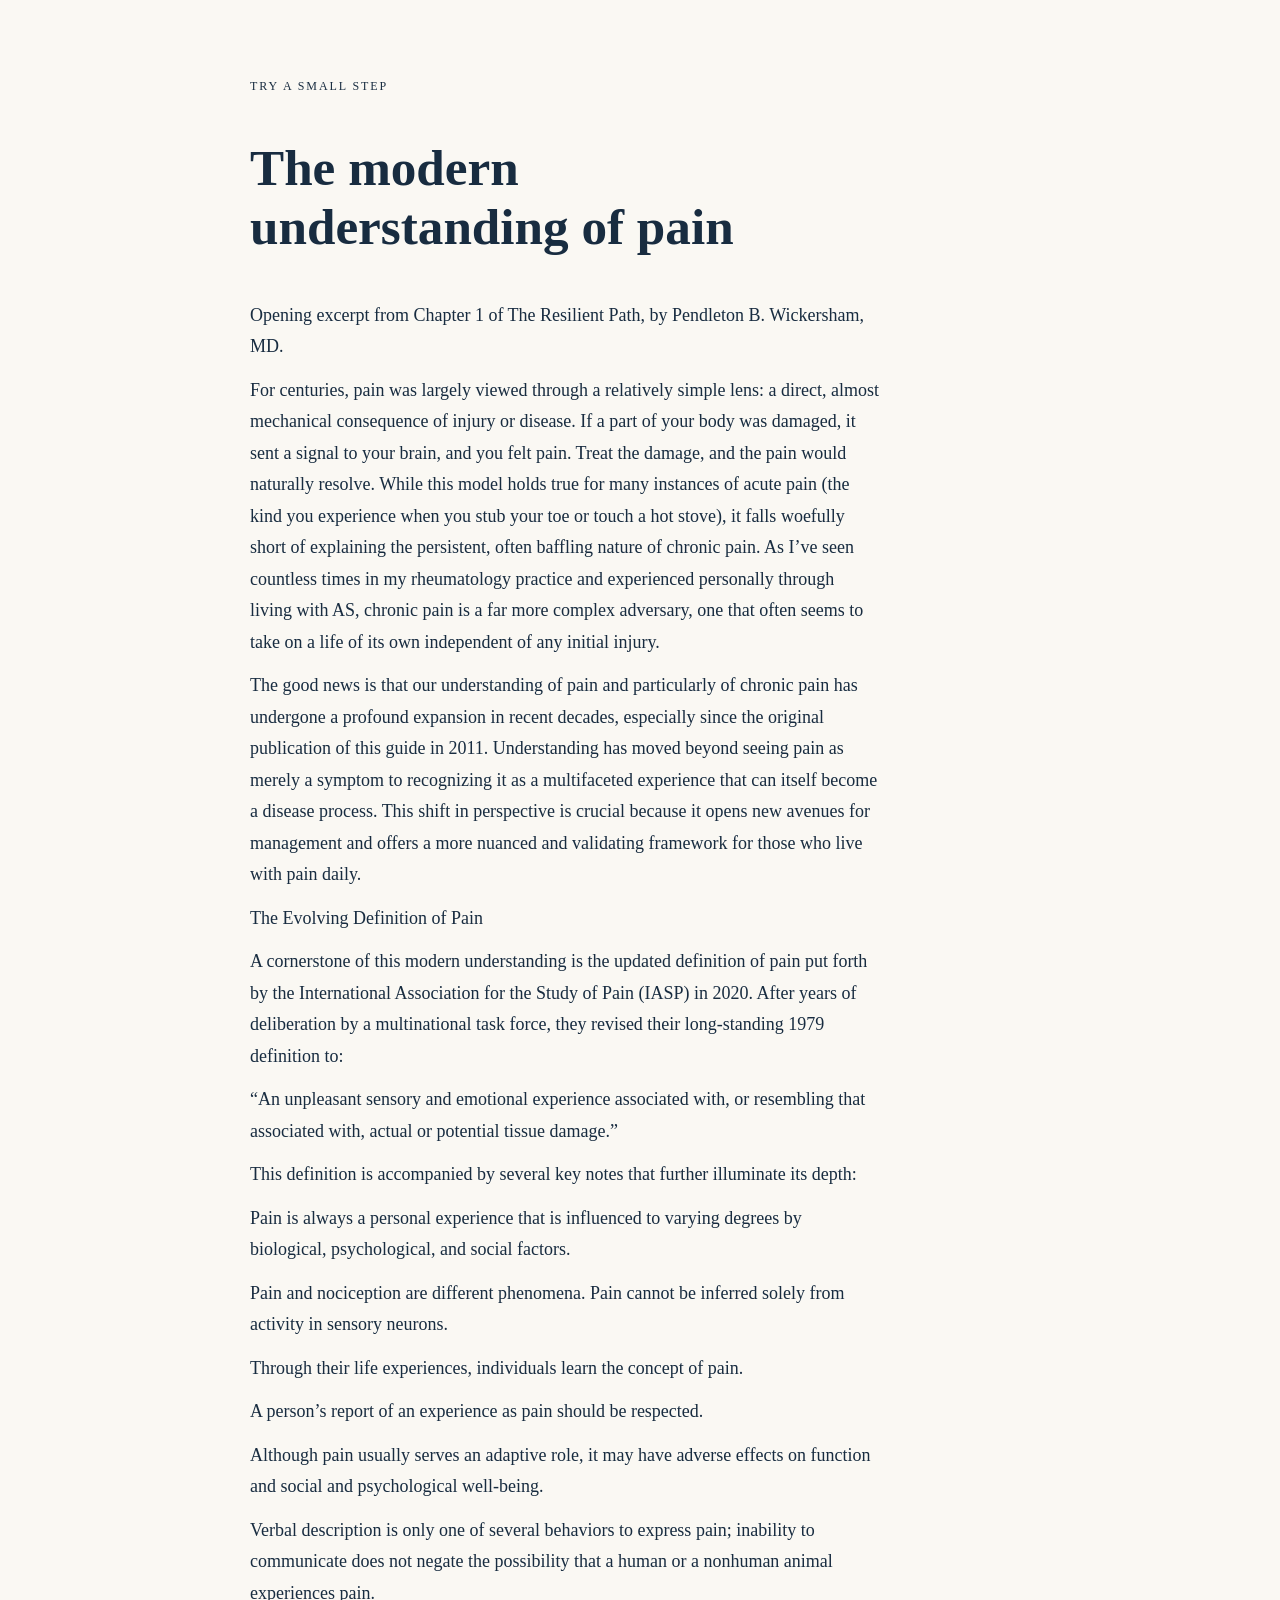
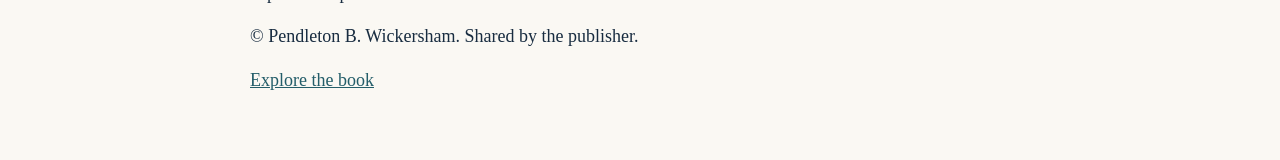
<file: sample.html>
<!DOCTYPE html>
<html lang="en"><head><meta charset="utf-8"/><meta content="width=device-width,initial-scale=1" name="viewport"/><title>Read a sample | The Resilient Path</title><link href="experience.css" rel="stylesheet"/><style>body{font:18px/1.75 Georgia,serif;background:#faf8f3;color:#182c40;margin:0}.experience{max-width:780px}a{color:#235d69}</style></head><body><main><section class="experience" id="sample"><p class="eyebrow">Try a small step</p><h1>The modern understanding of pain</h1><p>Opening excerpt from Chapter 1 of The Resilient Path, by Pendleton B. Wickersham, MD.</p><p>For centuries, pain was largely viewed through a relatively simple lens: a direct, almost mechanical consequence of injury or disease. If a part of your body was damaged, it sent a signal to your brain, and you felt pain. Treat the damage, and the pain would naturally resolve. While this model holds true for many instances of acute pain (the kind you experience when you stub your toe or touch a hot stove), it falls woefully short of explaining the persistent, often baffling nature of chronic pain. As I’ve seen countless times in my rheumatology practice and experienced personally through living with AS, chronic pain is a far more complex adversary, one that often seems to take on a life of its own independent of any initial injury.</p><p>The good news is that our understanding of pain and particularly of chronic pain has undergone a profound expansion in recent decades, especially since the original publication of this guide in 2011. Understanding has moved beyond seeing pain as merely a symptom to recognizing it as a multifaceted experience that can itself become a disease process. This shift in perspective is crucial because it opens new avenues for management and offers a more nuanced and validating framework for those who live with pain daily.</p><p>The Evolving Definition of Pain</p><p>A cornerstone of this modern understanding is the updated definition of pain put forth by the International Association for the Study of Pain (IASP) in 2020. After years of deliberation by a multinational task force, they revised their long-standing 1979 definition to:</p><p>“An unpleasant sensory and emotional experience associated with, or resembling that associated with, actual or potential tissue damage.”</p><p>This definition is accompanied by several key notes that further illuminate its depth: </p><p>Pain is always a personal experience that is influenced to varying degrees by biological, psychological, and social factors.</p><p>Pain and nociception are different phenomena. Pain cannot be inferred solely from activity in sensory neurons.</p><p>Through their life experiences, individuals learn the concept of pain.</p><p>A person’s report of an experience as pain should be respected.</p><p>Although pain usually serves an adaptive role, it may have adverse effects on function and social and psychological well-being.</p><p>Verbal description is only one of several behaviors to express pain; inability to communicate does not negate the possibility that a human or a nonhuman animal experiences pain.</p><p>© Pendleton B. Wickersham. Shared by the publisher.</p><a href="index.html#book">Explore the book</a></section></main></body></html>
</file>
<file: experience.css>
.skip-audit{position:absolute;left:12px;top:-100px;z-index:1000;background:#fff;color:#172c40;padding:14px}.skip-audit:focus{top:12px}
.experience{max-width:1100px;margin:0 auto;padding:64px 24px;scroll-margin-top:90px}.experience h2{margin-bottom:18px}.experience p{max-width:70ch;margin:12px 0}.experience .eyebrow{font-size:12px;letter-spacing:.16em;text-transform:uppercase}.experience button,.experience .action{display:inline-block;padding:13px 20px;border:1px solid currentColor;border-radius:8px;background:transparent;color:inherit;font:inherit;cursor:pointer;margin:8px 8px 8px 0;min-height:44px;text-decoration:none}.experience button:hover,.experience button[aria-pressed=true]{background:#d7b86b;color:#172033}.experience :focus-visible{outline:3px solid #b57d19;outline-offset:4px}.experience textarea,.experience select{display:block;width:100%;padding:12px;background:#fff;color:#182b40;border:1px solid #70818b;border-radius:6px;font:inherit;margin:8px 0 20px}.experience label{display:block}.demo-grid{display:grid;grid-template-columns:repeat(2,minmax(0,1fr));gap:24px}.demo-panel{padding:24px;border:1px solid #8888;border-radius:16px;min-width:0}.demo-panel img{width:100%;max-height:340px;object-fit:contain}.demo-output{padding:20px;border-left:4px solid #bd9852;margin:20px 0;line-height:1.7}.network-catalog{display:grid;grid-template-columns:repeat(auto-fit,minmax(190px,1fr));gap:18px;list-style:none;padding:0}.network-catalog a{color:inherit;font-weight:700}.network-catalog small{display:block}.rune-board{display:grid;grid-template-columns:repeat(4,1fr);max-width:330px;gap:8px}.rune-board span,.rune-board select{display:grid;place-items:center;min-height:58px;margin:0;font-size:24px;border:1px solid #8888;border-radius:8px}.rune-board select{padding:4px}.demo-status{min-height:3em}.catalog-grid{display:grid;grid-template-columns:repeat(auto-fit,minmax(260px,1fr));gap:24px}.catalog-grid article{border:1px solid #8885;padding:24px;border-radius:12px}.catalog-grid img{height:180px;width:100%;object-fit:contain;margin-bottom:20px}.catalog-grid h3{margin-bottom:12px}.catalog-grid p{line-height:1.7}.catalog-grid a{display:inline-block;padding:12px 0}.network-links{padding:28px 0}.comparison{width:100%;border-collapse:collapse}.comparison th,.comparison td{text-align:left;padding:12px;border-bottom:1px solid #8886}.comparison caption{text-align:left;font-weight:700;margin:14px 0}@media(max-width:700px){.demo-grid{grid-template-columns:1fr}.experience{padding:40px 20px}.nav .links{display:flex!important;flex-wrap:wrap;gap:12px!important}.nav .links a:not(.keep){display:inline-block!important}.nav .wrap{flex-wrap:wrap}.comparison{font-size:.9rem}}@media(prefers-reduced-motion:reduce){html{scroll-behavior:auto!important}.experience *{animation:none!important;transition:none!important}}@media print{nav,footer,button,.stores{display:none!important}.experience{padding:0}}

.sr-only{position:absolute;width:1px;height:1px;overflow:hidden;clip-path:inset(50%)}.network-links{max-width:1100px;margin:auto;padding:32px 24px}.experience h2{font-size:clamp(26px,4vw,40px)}

.preview-link{display:block;width:max-content;max-width:90%;margin:20px auto;padding:12px 22px;border:1px solid currentColor;border-radius:8px;color:inherit;position:relative;z-index:2}.social-links{max-width:1050px;margin:24px auto;padding:0 24px}.experience h1{font-size:clamp(32px,4vw,52px);line-height:1.15;max-width:22ch}.experience table{overflow-wrap:anywhere}body{overflow-wrap:break-word}
</file>
